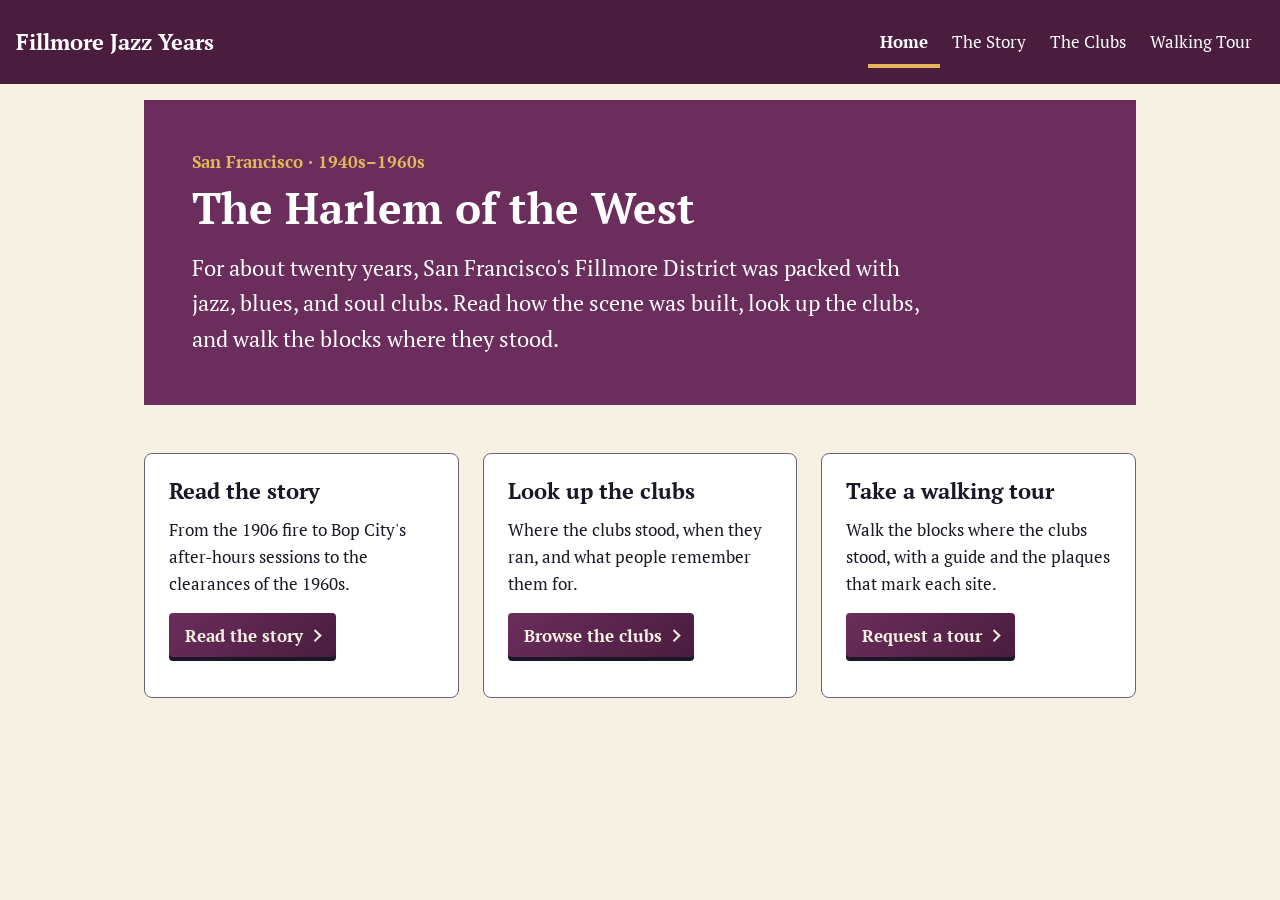
<file: index.html>
<!doctype html>
<html lang="en">
    <head>
        <meta charset="utf-8">
        <meta name="viewport" content="width=device-width,initial-scale=1">
        <title>Home | Fillmore Jazz Years</title>
        <meta name="description"
            content="The Fillmore District's jazz clubs, 1940s to 1960s.">
        <link rel="stylesheet" href="styles.css">
        <script src="navigation.js" defer></script>
    </head>
    <body>
    <a class="skip-link" href="#main">
        Skip to main content
    </a>
    <header class="site-header">
        <a class="brand" href="index.html">Fillmore Jazz Years</a>
        <nav aria-label="Primary navigation">
            <button
                class="menu-button"
                type="button"
                aria-controls="primary-nav"
                aria-expanded="false"
                hidden
            >
                Menu
            </button>
            <ul class="nav-list" id="primary-nav">
                <li><a href="index.html" aria-current="page">Home</a></li>
                <li><a href="story.html">The Story</a></li>
                <li><a href="clubs.html">The Clubs</a></li>
                <li><a href="tour.html">Walking Tour</a></li>
            </ul>
        </nav>
    </header>

    <main id="main">
        <header class="feature-header">
            <p class="eyebrow">
                San Francisco &middot; 1940s&ndash;1960s
            </p>
            <h1>The Harlem of the West</h1>
            <p class="lede">
                For about twenty years, San Francisco's 
                Fillmore District was packed with jazz,
                blues, and soul clubs. Read how the scene
                was built, look up the clubs, and walk the 
                blocks where they stood. 
            </p>
        </header>

        <div class="task-grid">
            <section class="card-outline">
                <h2>Read the story</h2>
                <p>
                    From the 1906 fire to Bop City's
                    after-hours sessions to the clearances 
                    of the 1960s. 
                </p>
                <p>
                    <a class="action" href="story.html">Read the story</a>
                </p>
            </section>

            <section class="card-outline">
                <h2>Look up the clubs</h2>
                <p>
                    Where the clubs stood, when they ran, 
                    and what people remember them for.
                </p>
                <p>
                    <a class="action" href="clubs.html">Browse the clubs</a>
                </p>
            </section>

            <section class="card-outline">
                <h2>Take a walking tour</h2>
                <p>
                    Walk the blocks where the clubs stood, 
                    with a guide and the plaques that mark
                    each site.
                </p>
                <p>
                    <a class="action" href="tour.html">Request a tour</a>
                </p>
            </section>
        </div>
    </main>
    </body>
</html>
</file>
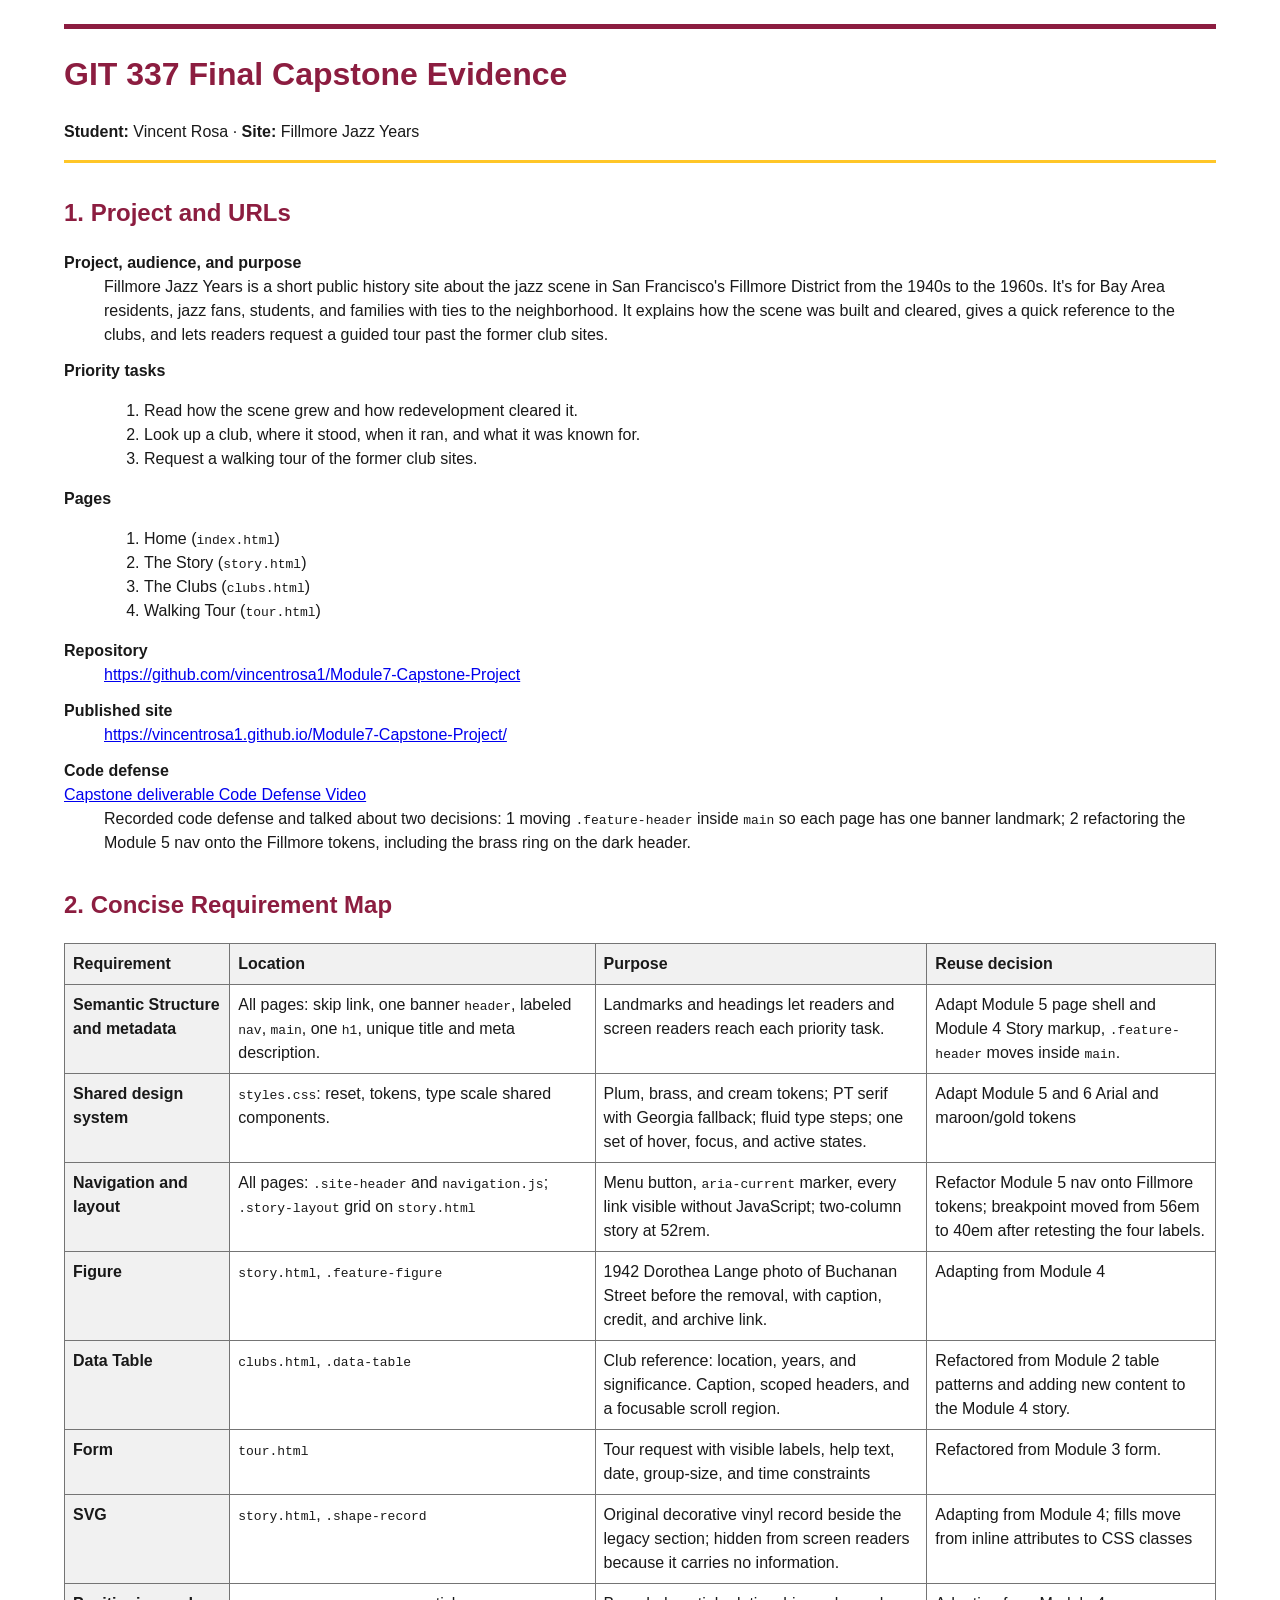
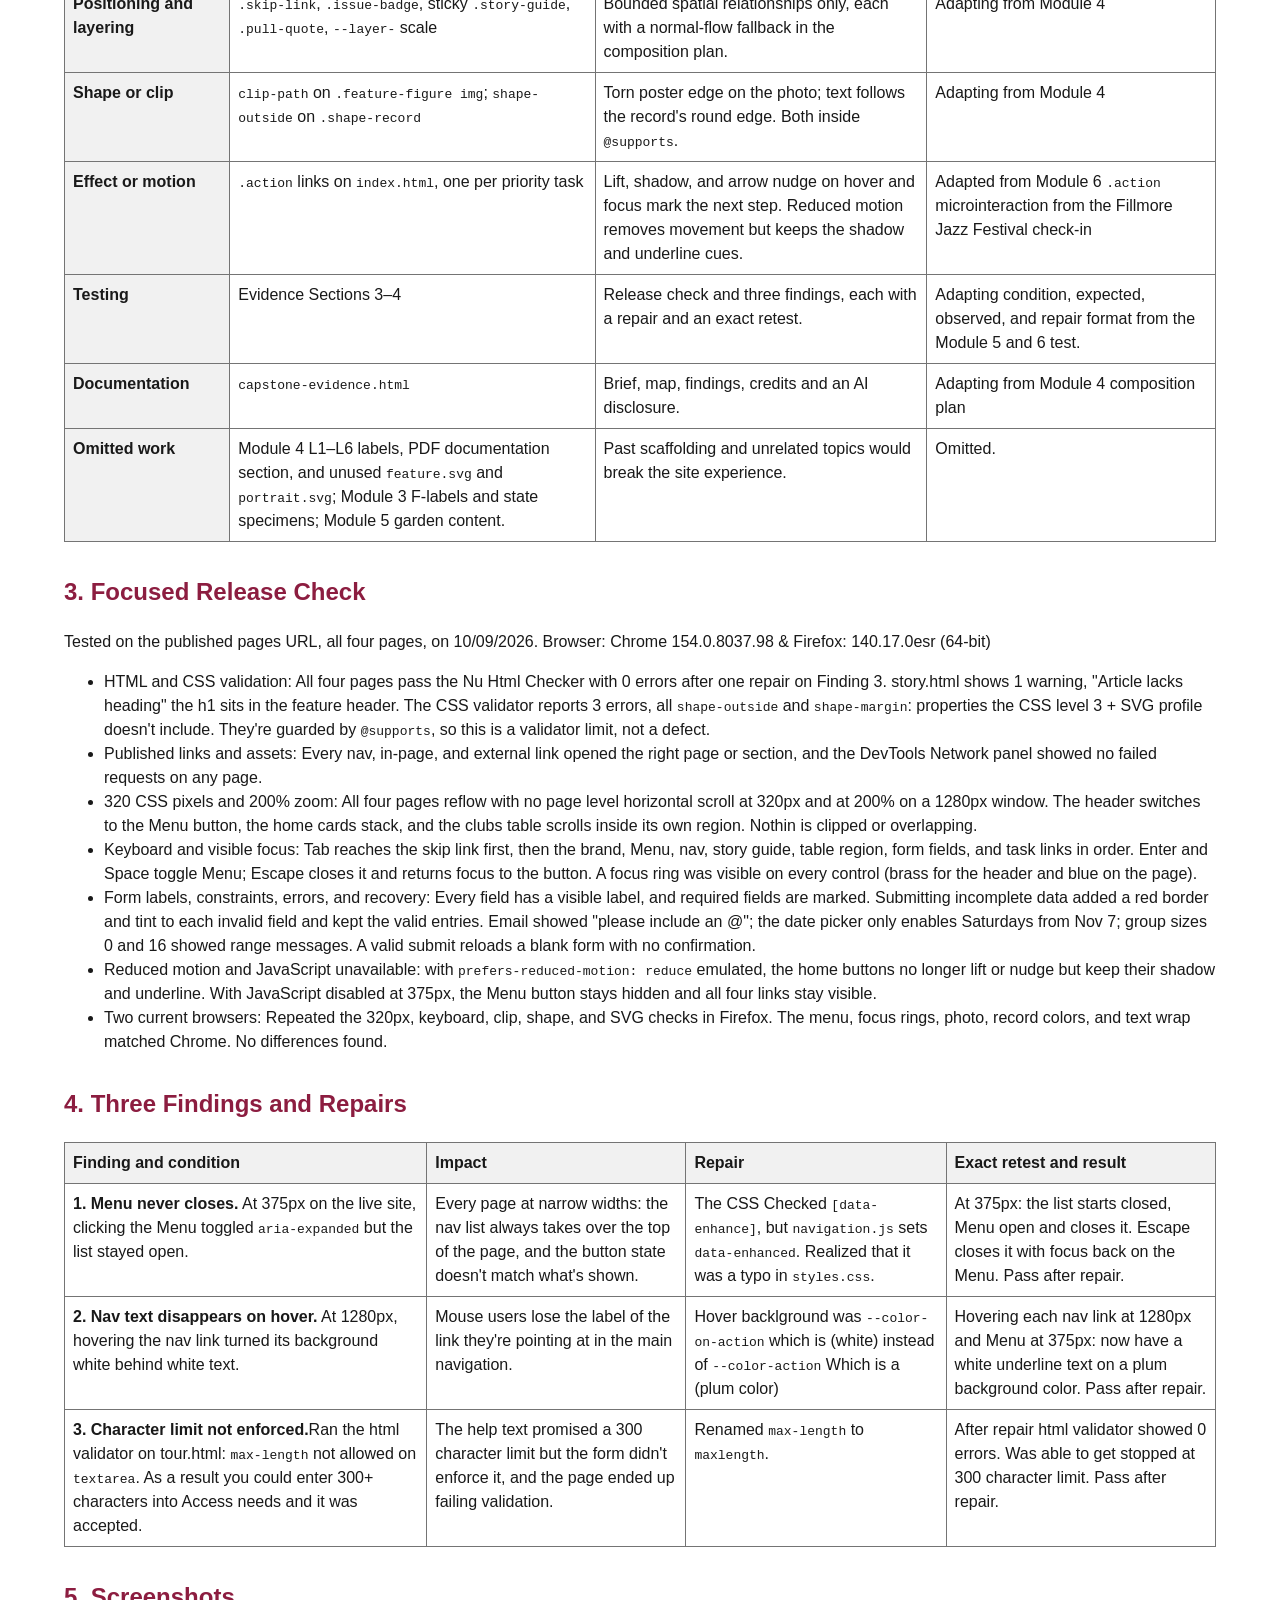
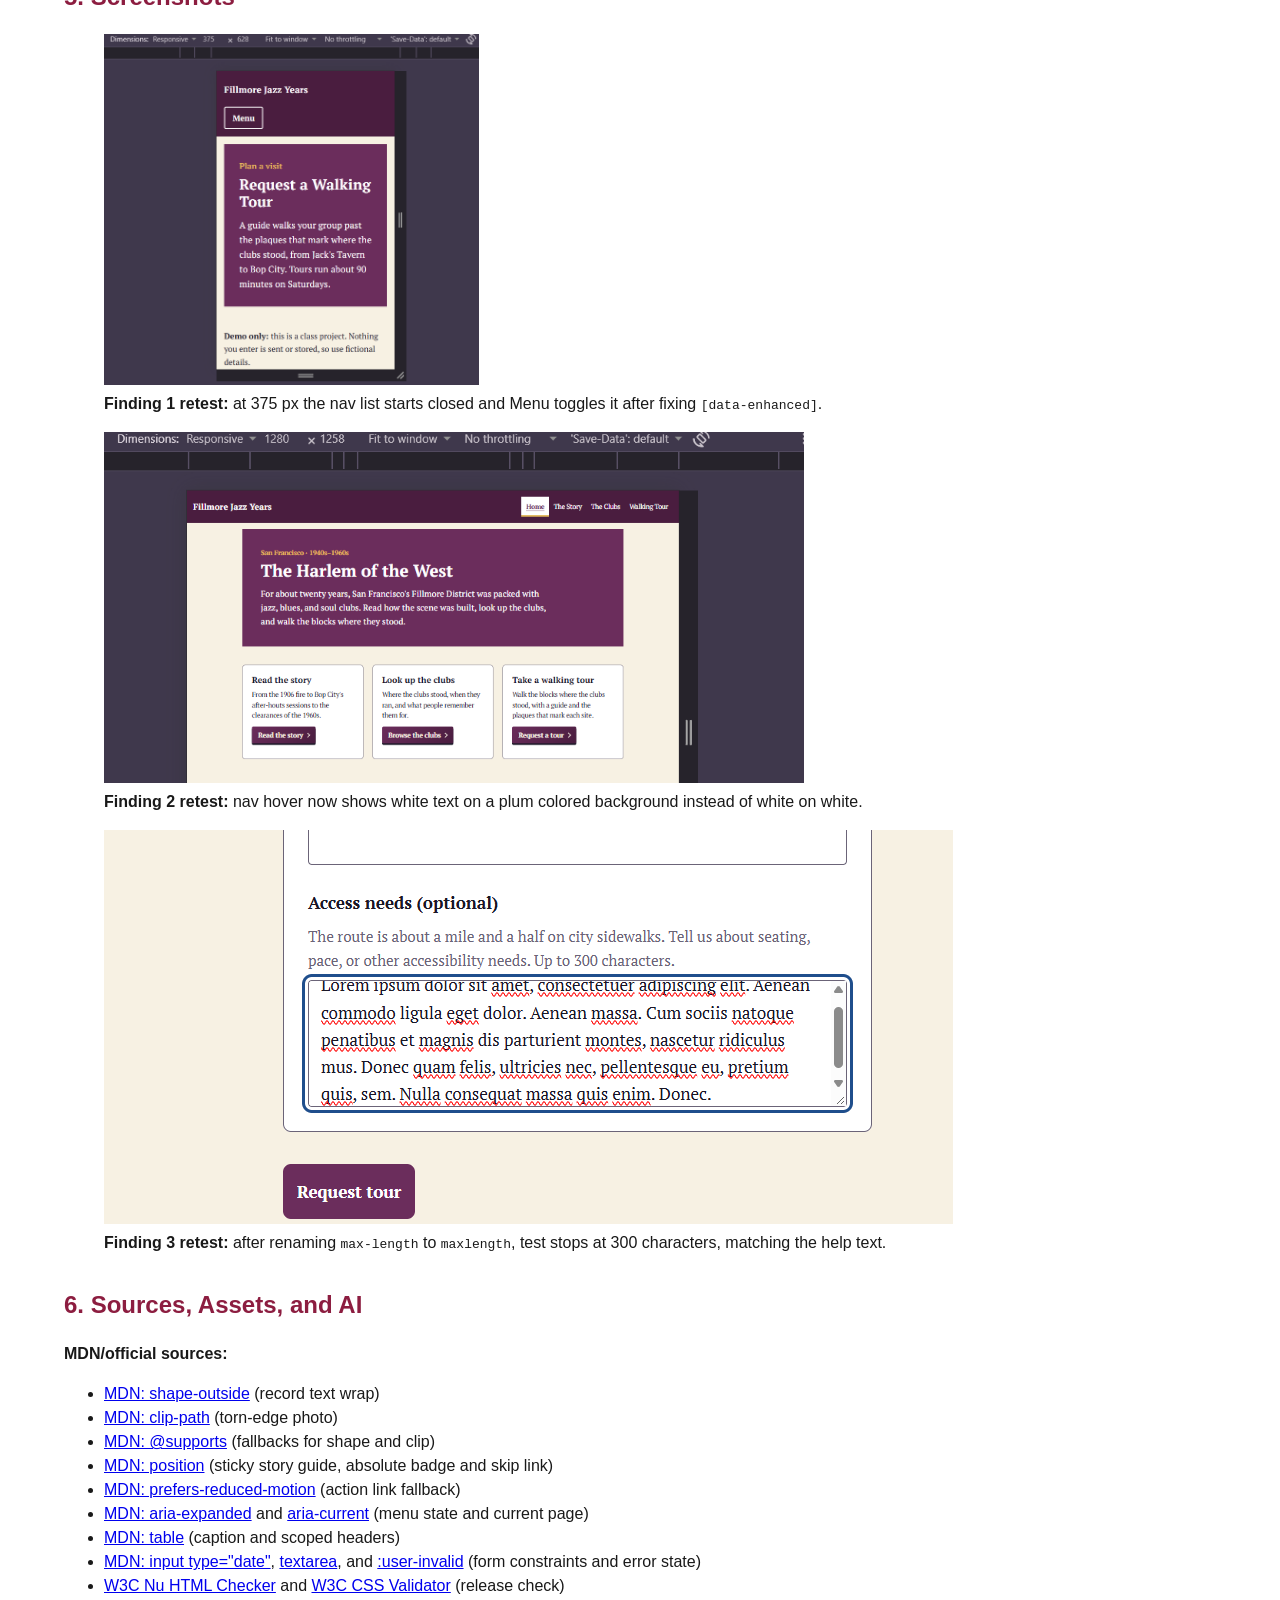
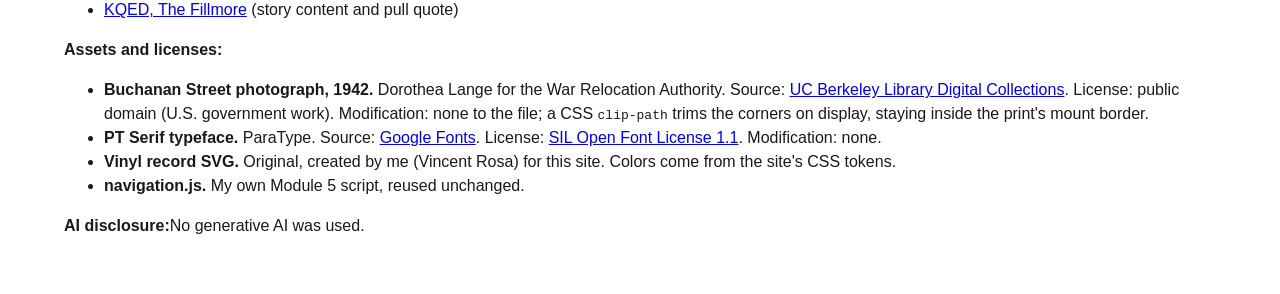
<file: capstone-evidence.html>
<!DOCTYPE html>
<html lang="en">
    <head>
        <meta charset="utf-8">
        <meta name="viewport" content="width=device-width,initial-scale=1">
        <title>GIT 337 Capstone Evidence</title><link rel="stylesheet" href="evidence.css">
    </head>
    <body>
        <header>
            <h1>GIT 337 Final Capstone Evidence</h1>
            <p>
                <strong>Student:</strong> Vincent Rosa
                &middot; <strong>Site:</strong> Fillmore Jazz Years
            </p>
        </header>
        <main>
            <section>
                <h2>1. Project and URLs</h2>
                <dl>
                    <dt>Project, audience, and purpose</dt>
                    <dd>Fillmore Jazz Years is a short public history 
                        site about the jazz scene in San Francisco's 
                        Fillmore District from the 1940s to the 1960s.
                        It's for Bay Area residents, jazz fans, students,
                        and families with ties to the neighborhood. It 
                        explains how the scene was built and cleared, gives
                        a quick reference to the clubs, and lets readers request 
                        a guided tour past the former club sites.
                    </dd>
                    <dt>Priority tasks</dt>
                    <dd>
                        <ol>
                            <li>Read how the scene grew and how redevelopment cleared it.</li>
                            <li>Look up a club, where it stood, when it ran, and what 
                                it was known for. 
                            </li>
                            <li>Request a walking tour of the former club sites.</li>
                        </ol>
                    </dd>
                    <dt>Pages</dt>
                    <dd>
                        <ol>
                            <li>Home (<code>index.html</code>)</li>
                            <li>The Story (<code>story.html</code>)</li>
                            <li>The Clubs (<code>clubs.html</code>)</li>
                            <li>Walking Tour (<code>tour.html</code>)</li>
                        </ol>
                    </dd>
                    <dt>Repository</dt>
                    <dd>
                        <a href="https://github.com/vincentrosa1/Module7-Capstone-Project">
                        https://github.com/vincentrosa1/Module7-Capstone-Project</a>
                    </dd>
                    <dt>Published site</dt>
                    <dd>
                        <a href="https://vincentrosa1.github.io/Module7-Capstone-Project/">
                            https://vincentrosa1.github.io/Module7-Capstone-Project/
                        </a>
                    </dd>
                    <dt>Code defense</dt>
                    <a href="https://youtu.be/--Y-U8Kv_Co?si=hv_bhmFzv1KJp69b">Capstone deliverable Code Defense Video</a>
                    <dd>Recorded code defense and talked about two decisions: 1 moving <code>.feature-header</code> inside
                    <code>main</code> so each page has one banner landmark; 2 refactoring the Module 5 nav onto the Fillmore tokens, including the brass ring
                     on the dark header.</dd>
                </dl>
            </section>
            <section>
                <h2>2. Concise Requirement Map</h2>
                <table>
                    <thead>
                        <tr>
                            <th scope="col">Requirement</th>
                            <th scope="col">Location</th>
                            <th scope="col">Purpose</th>
                            <th scope="col">Reuse decision</th>
                        </tr>
                    </thead>
                    <tbody>
                        <tr>
                            <th scope="row">Semantic Structure and metadata</th>
                            <td>All pages: skip link, one banner
                                <code>header</code>, labeled <code>nav</code>, <code>main</code>,
                                one <code>h1</code>, unique title and meta description.
                            </td>
                            <td>Landmarks and headings let readers and screen readers reach each
                                priority task.
                            </td>
                            <td>Adapt Module 5 page shell and Module 4 Story markup, 
                                <code>.feature-header</code> moves inside <code>main</code>.
                            </td>
                        </tr>

                        <tr>
                            <th scope="row">Shared design system</th>
                            <td><code>styles.css</code>: reset, tokens, type scale
                            shared components.</td>
                            <td>Plum, brass, and cream tokens; PT serif with Georgia fallback;
                                fluid type steps; one set of hover, focus, and active states.
                            </td>
                            <td>Adapt Module 5 and 6 Arial and maroon/gold tokens </td>
                        </tr>

                        <tr>
                            <th scope="row">Navigation and layout</th>
                            <td>All pages: 
                                <code>.site-header</code> and 
                                <code>navigation.js</code>;
                                <code>.story-layout</code> grid on
                                <code>story.html</code>
                            </td>
                            <td>Menu button, <code>aria-current</code> marker, every link visible
                            without JavaScript; two-column story at 52rem. </td>
                            <td>Refactor Module 5 nav onto Fillmore tokens; breakpoint moved from 56em
                                to 40em after retesting the four labels. 
                            </td>
                        </tr>

                        <tr>
                            <th scope="row">Figure</th>
                            <td><code>story.html</code>, 
                            <code>.feature-figure</code></td>
                            <td>1942 Dorothea Lange photo of 
                                Buchanan Street before the removal, with caption, credit, and archive link.
                            </td>
                            <td>Adapting from Module 4</td>
                        </tr>

                        <tr>
                            <th scope="row">Data Table</th>
                            <td><code>clubs.html</code>,
                            <code>.data-table</code></td>
                            <td>Club reference: location, years, and significance. Caption, 
                                scoped headers, and a focusable scroll region. 
                            </td>
                            <td>Refactored from Module 2 table patterns and adding new content 
                                to the Module 4 story. 
                            </td>
                        </tr>


                        <tr>
                            <th scope="row">Form</th>
                            <td><code>tour.html</code></td>
                            <td>Tour request with visible labels, help text, date, 
                                group-size, and time constraints
                            </td>
                            <td>Refactored from Module 3 form. </td>
                        </tr>

                        <tr>
                            <th scope="row">SVG</th>
                            <td><code>story.html</code>, 
                            <code>.shape-record</code></td>
                            <td>Original decorative vinyl record beside the legacy section; 
                                hidden from screen readers because it carries no information.
                            </td>
                            <td>Adapting from Module 4; fills move from inline attributes to CSS classes</td>
                        </tr>


                        <tr>
                            <th scope="row">Positioning and layering</th>
                            <td><code>.skip-link</code>, 
                            <code>.issue-badge</code>, sticky
                            <code>.story-guide</code>, 
                            <code>.pull-quote</code>, 
                            <code>--layer-</code> scale</td>
                            <td>Bounded spatial relationships only, each with a normal-flow 
                                fallback in the composition plan.
                            </td>
                            <td>Adapting from Module 4</td>
                        </tr>

                        <tr>
                            <th scope="row">Shape or clip</th>
                            <td><code>clip-path</code> on
                            <code>.feature-figure img</code>; 
                            <code>shape-outside</code> on
                            <code>.shape-record</code></td>
                            <td>Torn poster edge on the photo;
                                text follows the record's round edge. 
                                Both inside <code>@supports</code>. 
                            </td>
                            <td>Adapting from Module 4</td>
                        </tr>


                        <tr>
                            <th scope="row">Effect or motion</th>
                            <td><code>.action</code> links on 
                            <code>index.html</code>, one per priority task</td>
                            <td>Lift, shadow, and arrow nudge on hover and focus
                                mark the next step. Reduced motion removes movement
                                but keeps the shadow and underline cues.
                            </td>
                            <td>Adapted from Module 6 <code>.action</code> microinteraction
                            from the Fillmore Jazz Festival check-in </td>
                        </tr>

                        <tr>
                            <th scope="row">Testing</th>
                            <td>Evidence Sections 3&ndash;4</td>
                            <td>Release check and three findings, each with a 
                                repair and an exact retest.
                            </td>
                            <td>Adapting condition, expected, observed, and repair 
                                format from the Module 5 and 6 test.
                            </td>
                        </tr>


                        <tr>
                            <th scope="row">Documentation</th>
                            <td><code>capstone-evidence.html</code></td>
                            <td>Brief, map, findings, credits and an AI disclosure.</td>
                            <td>Adapting from Module 4 composition plan</td>
                        </tr>

                        <tr>
                            <th scope="row">Omitted work</th>
                            <td>Module 4 L1&ndash;L6 labels, PDF documentation section, 
                                and unused <code>feature.svg</code> and <code>portrait.svg</code>;
                                Module 3 F-labels and state specimens; Module 5 garden content.
                            </td>
                            <td>Past scaffolding and unrelated topics would break the site experience.</td>
                            <td>Omitted.</td>
                        </tr>
                    </tbody>
                </table>
            </section>
            <section>
                <h2>3. Focused Release Check</h2>

                <p>
                    Tested on the published pages URL, all four pages, on 
                    10/09/2026. Browser: Chrome 154.0.8037.98 & Firefox: 140.17.0esr (64-bit)
                </p>

                <ul>
                    <li>HTML and CSS validation: All four pages pass the Nu Html Checker
                        with 0 errors after one repair on Finding 3. story.html shows 1 warning,
                        "Article lacks heading" the h1 sits in the feature header. The CSS validator
                        reports 3 errors, all <code>shape-outside</code> and <code>shape-margin</code>: 
                        properties the CSS level 3 + SVG profile doesn't include. They're guarded by 
                        <code>@supports</code>, so this is a validator limit, not a defect.
                    </li>
                    <li>Published links and assets: Every nav, in-page, and external link
                        opened the right page or section, and the DevTools Network panel 
                        showed no failed requests on any page. 
                    </li>
                    <li>320 CSS pixels and 200% zoom: All four pages reflow with no page level 
                        horizontal scroll at 320px and at 200% on a 1280px window. The header switches
                        to the Menu button, the home cards stack, and the clubs table scrolls inside its 
                        own region. Nothin is clipped or overlapping.
                    </li>
                    <li>Keyboard and visible focus: Tab reaches the skip link first, then the brand, 
                        Menu, nav, story guide, table region, form fields, and task links in order.
                        Enter and Space toggle Menu; Escape closes it and returns focus to the button. 
                        A focus ring was visible on every control (brass for the header and blue on the page).
                    </li>
                    <li>Form labels, constraints, errors, and recovery: Every field has a visible label, and required 
                        fields are marked. Submitting incomplete data added a red border and tint to each invalid field
                        and kept the valid entries. Email showed "please include an @"; the date picker only enables Saturdays from Nov 7;
                        group sizes 0 and 16 showed range messages. A valid submit reloads a blank form with no confirmation. 
                    </li>
                    <li>Reduced motion and JavaScript unavailable: with <code>prefers-reduced-motion: reduce</code> emulated, 
                    the home buttons no longer lift or nudge but keep their shadow and underline. With JavaScript disabled at 
                375px, the Menu button stays hidden and all four links stay visible. </li>
                    <li>Two current browsers: Repeated the 320px, keyboard, clip, shape, and SVG checks in Firefox. The menu, focus rings, 
                        photo, record colors, and text wrap matched Chrome. No differences found.
                    </li>
                </ul>
            </section>
            <section>
                <h2>4. Three Findings and Repairs</h2>
                <table>
                    <thead>
                        <tr>
                            <th scope="col">Finding and condition</th>
                            <th scope="col">Impact</th>
                            <th scope="col">Repair</th>
                            <th scope="col">Exact retest and result</th>
                        </tr>
                    </thead>
                    <tbody>
                        <tr>
                            <td><strong>1. Menu never closes.</strong>
                            At 375px on the live site, clicking the Menu
                            toggled <code>aria-expanded</code> but the list
                            stayed open.</td>
                            <td>Every page at narrow widths: the nav list
                                always takes over the top of the page, and 
                                the button state doesn't match what's shown. 
                            </td>
                            <td>The CSS Checked <code>[data-enhance]</code>, but
                            <code>navigation.js</code> sets <code>data-enhanced</code>.
                            Realized that it was a typo in <code>styles.css</code>.</td>
                            <td>At 375px: the list starts closed, Menu open and closes it. 
                                Escape closes it with focus back on the Menu. Pass after repair. 
                            </td>
                        </tr>

                        <tr>
                            <td><strong>2. Nav text disappears on hover.</strong>
                            At 1280px, hovering the nav link turned its background 
                            white behind white text.</td>
                            <td>Mouse users lose the label of the link they're pointing
                                at in the main navigation.
                            </td>
                            <td>Hover backlground was <code>--color-on-action</code> which is (white)
                            instead of <code>--color-action</code> Which is a (plum color)</td>
                            <td>Hovering each nav link at 1280px and Menu at 375px: now have a white underline
                                text on a plum background color. Pass after repair. 
                            </td>
                        </tr>

                        <tr>
                            <td><strong>3. Character limit not enforced.</strong>Ran the html validator
                            on tour.html: <code>max-length</code> not allowed on <code>textarea</code>. As a 
                            result you could enter 300+ characters into Access needs and it was accepted. </td>
                            <td>The help text promised a 300 character limit but the form didn't enforce it, and the
                                page ended up failing validation. 
                            </td>
                            <td>Renamed <code>max-length</code> to <code>maxlength</code>. </td>
                            <td>After repair html validator showed 0 errors. Was able to get stopped at 300 
                                character limit. Pass after repair. 
                            </td>
                        </tr>
                    </tbody>
                </table>
            </section>
            <section>
                <h2>5. Screenshots</h2>
                <figure>
                    <img src="images/finding-1-menu.png"
                    alt="At 375px, the Menu button with the nav list
                    closed after the selector repair. "
                    width="375">
                    <figcaption>
                        <strong>Finding 1 retest:</strong> at 375 px the nav list starts closed and Menu
                        toggles it after fixing <code>[data-enhanced]</code>.
                    </figcaption>
                </figure>

                <figure>
                    <img src="images/finding-2-hover.png"
                    alt="Desktop header with a hovered nav link showing
                    white underlined text on a plum background."
                    width="700">
                    <figcaption>
                        <strong>Finding 2 retest:</strong> nav hover now shows white text on a plum 
                        colored background instead of white on white. 
                    </figcaption>
                </figure>

                <figure>
                    <img src="images/finding-3-maxlength.png"
                    alt="Access needs textarea filled with pasted placeholder 
                    text that stops at the 300 character limit.">
                    <figcaption>
                        <strong>Finding 3 retest: </strong> after renaming <code>max-length</code>
                        to <code>maxlength</code>, test stops at 300 characters, matching the help text. 
                    </figcaption>
                </figure>
            </section>
            <section>
                <h2>6. Sources, Assets, and AI</h2>
                <p><strong>MDN/official sources:</strong></p>
                <ul>
                    <li><a href="https://developer.mozilla.org/en-US/docs/Web/CSS/shape-outside">MDN: shape-outside</a>
                        (record text wrap)</li>
                    <li><a href="https://developer.mozilla.org/en-US/docs/Web/CSS/clip-path">MDN: clip-path</a>
                        (torn-edge photo)</li>
                    <li><a href="https://developer.mozilla.org/en-US/docs/Web/CSS/@supports">MDN: @supports</a>
                        (fallbacks for shape and clip)</li>
                    <li><a href="https://developer.mozilla.org/en-US/docs/Web/CSS/position">MDN: position</a>
                        (sticky story guide, absolute badge and skip link)</li>
                    <li><a href="https://developer.mozilla.org/en-US/docs/Web/CSS/@media/prefers-reduced-motion">MDN: prefers-reduced-motion</a>
                        (action link fallback)</li>
                    <li><a href="https://developer.mozilla.org/en-US/docs/Web/Accessibility/ARIA/Attributes/aria-expanded">MDN: aria-expanded</a>
                        and
                        <a href="https://developer.mozilla.org/en-US/docs/Web/Accessibility/ARIA/Attributes/aria-current">aria-current</a>
                        (menu state and current page)</li>
                    <li><a href="https://developer.mozilla.org/en-US/docs/Web/HTML/Element/table">MDN: table</a>
                        (caption and scoped headers)</li>
                    <li><a href="https://developer.mozilla.org/en-US/docs/Web/HTML/Element/input/date">MDN: input type="date"</a>,
                        <a href="https://developer.mozilla.org/en-US/docs/Web/HTML/Element/textarea">textarea</a>,
                        and
                        <a href="https://developer.mozilla.org/en-US/docs/Web/CSS/:user-invalid">:user-invalid</a>
                        (form constraints and error state)</li>
                    <li><a href="https://validator.w3.org/nu/">W3C Nu HTML Checker</a>
                        and
                        <a href="https://jigsaw.w3.org/css-validator/">W3C CSS Validator</a>
                        (release check)</li>
                    <li><a href="https://www.pbs.org/kqed/fillmore/learning/music/swing.html">KQED, The Fillmore</a>
                        (story content and pull quote)</li>
                </ul>                
                <p><strong>Assets and licenses:</strong></p>
<ul>
                    <li><strong>Buchanan Street photograph, 1942.</strong>
                        Dorothea Lange for the War Relocation Authority.
                        Source:
                        <a href="https://digicoll.lib.berkeley.edu/record/110904">UC Berkeley Library Digital Collections</a>.
                        License: public domain (U.S. government work).
                        Modification: none to the file; a CSS
                        <code>clip-path</code> trims the corners on
                        display, staying inside the print's mount border.</li>
                    <li><strong>PT Serif typeface.</strong> ParaType.
                        Source:
                        <a href="https://fonts.google.com/specimen/PT+Serif">Google Fonts</a>.
                        License:
                        <a href="https://openfontlicense.org/">SIL Open Font License 1.1</a>.
                        Modification: none.</li>
                    <li><strong>Vinyl record SVG.</strong> Original,
                        created by me (Vincent Rosa) for this site. Colors come
                        from the site's CSS tokens.</li>
                    <li><strong>navigation.js.</strong> My own Module 5
                        script, reused unchanged.</li>
                </ul>
                <p><strong>AI disclosure:</strong>No generative AI was used. </p>
            </section>
        </main>
    </body>
</html>
</file>
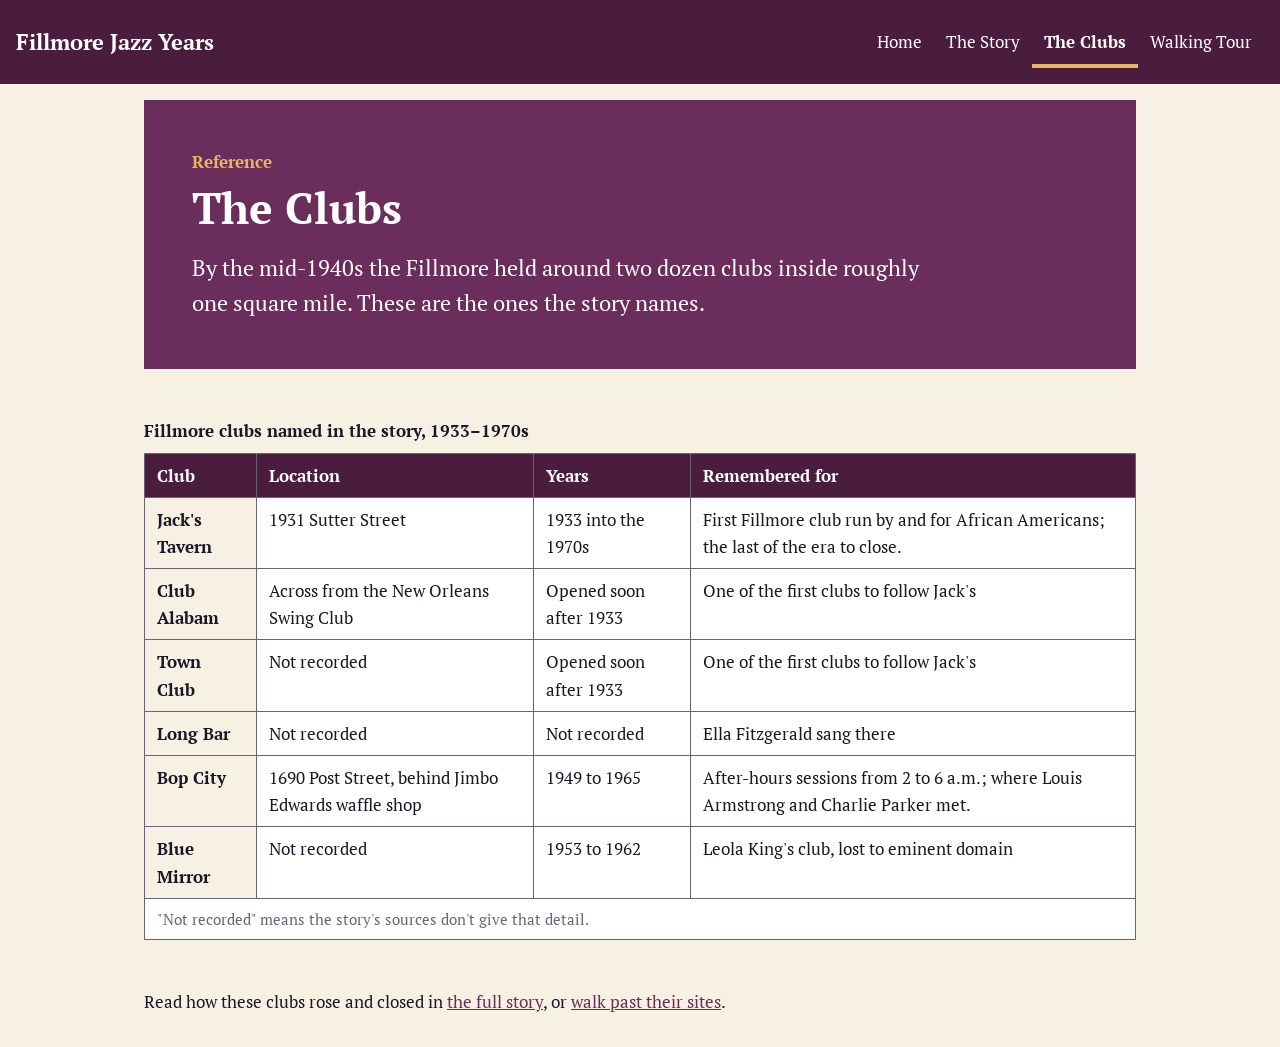
<file: clubs.html>
<!doctype html>
<html lang="en">
    <head>
        <meta charset="utf-8">
        <meta name="viewport" content="width=device-width,initial-scale=1">
        <title>The Clubs | Fillmore Jazz Years</title>
        <meta name="description"
            content="Where the Fillmore's jazz clubs stood and when they ran.">
        <link rel="stylesheet" href="styles.css">
        <script src="navigation.js" defer></script>
    </head>
    <body>
        <a class="skip-link" href="#main">
            Skip to main content
        </a>
        <header class="site-header">
            <a class="brand" href="index.html">Fillmore Jazz Years</a>
            <nav aria-label="Primary navigation">
                <button
                    class="menu-button"
                    type="button"
                    aria-controls="primary-nav"
                    aria-expanded="false"
                    hidden
                >
                    Menu
                </button>
                <ul class="nav-list" id="primary-nav">
                    <li><a href="index.html">Home</a></li>
                    <li><a href="story.html">The Story</a></li>
                    <li><a href="clubs.html" aria-current="page">The Clubs</a></li>
                    <li><a href="tour.html">Walking Tour</a></li>
                </ul>
            </nav>
        </header>
        <main id="main">
            <header class="feature-header">
                <p class="eyebrow">Reference</p>
                <h1>The Clubs</h1>
                <p class="lede">
                    By the mid-1940s the Fillmore held around two dozen clubs inside 
                    roughly one square mile. These are the ones the story names.
                </p>
            </header>

        <div class="table-region" role="region"
            aria-labelledby="clubs-caption" tabindex="0">
            <table class="data-table">
                <caption id="clubs-caption">
                    Fillmore clubs named in the story,
                    1933&ndash;1970s
                </caption>
                <thead>
                    <tr>
                        <th scope="col">Club</th>
                        <th scope="col">Location</th>
                        <th scope="col">Years</th>
                        <th scope="col">Remembered for</th>
                    </tr>
                </thead>

                <tbody>
                    <tr>
                        <th scope="row">Jack's Tavern</th>
                        <td>1931 Sutter Street</td>
                        <td>1933 into the 1970s</td>
                        <td>First Fillmore club run by and 
                            for African Americans; the last
                            of the era to close.
                        </td>
                    </tr>

                    <tr>
                        <th scope="row">Club Alabam</th>
                        <td>Across from the New Orleans Swing Club</td>
                        <td>Opened soon after 1933</td>
                        <td>One of the first clubs to follow Jack's</td>
                    </tr>                    

                    <tr>
                        <th scope="row">Town Club</th>
                        <td>Not recorded</td>
                        <td>Opened soon after 1933</td>
                        <td>One of the first clubs to follow Jack's</td>
                    </tr>

                    
                    <tr>
                        <th scope="row">Long Bar</th>
                        <td>Not recorded</td>
                        <td>Not recorded</td>
                        <td>Ella Fitzgerald sang there</td>
                    </tr>

                    <tr>
                        <th scope="row">Bop City</th>
                        <td>1690 Post Street, behind Jimbo
                            Edwards waffle shop
                        </td>
                        <td>1949 to 1965</td>
                        <td>After-hours sessions from 2 to 6 a.m.; 
                            where Louis Armstrong and Charlie Parker met.
                        </td>
                    </tr>                    


                    <tr>
                        <th scope="row">Blue Mirror </th>
                        <td>Not recorded</td>
                        <td>1953 to 1962</td>
                        <td>Leola King's club, lost to
                            eminent domain
                        </td>
                    </tr>                    
                </tbody>
                <tfoot>
                    <tr>
                        <td colspan="4">
                            "Not recorded" means the story's
                            sources don't give that detail.
                        </td>
                    </tr>
                </tfoot>
            </table>
        </div>

        <p>
            Read how these clubs rose and closed in 
            <a href="story.html">the full story</a>, or
            <a href="tour.html"> walk past their sites</a>.
        </p>
    </main>
    </body>
</html>
</file>
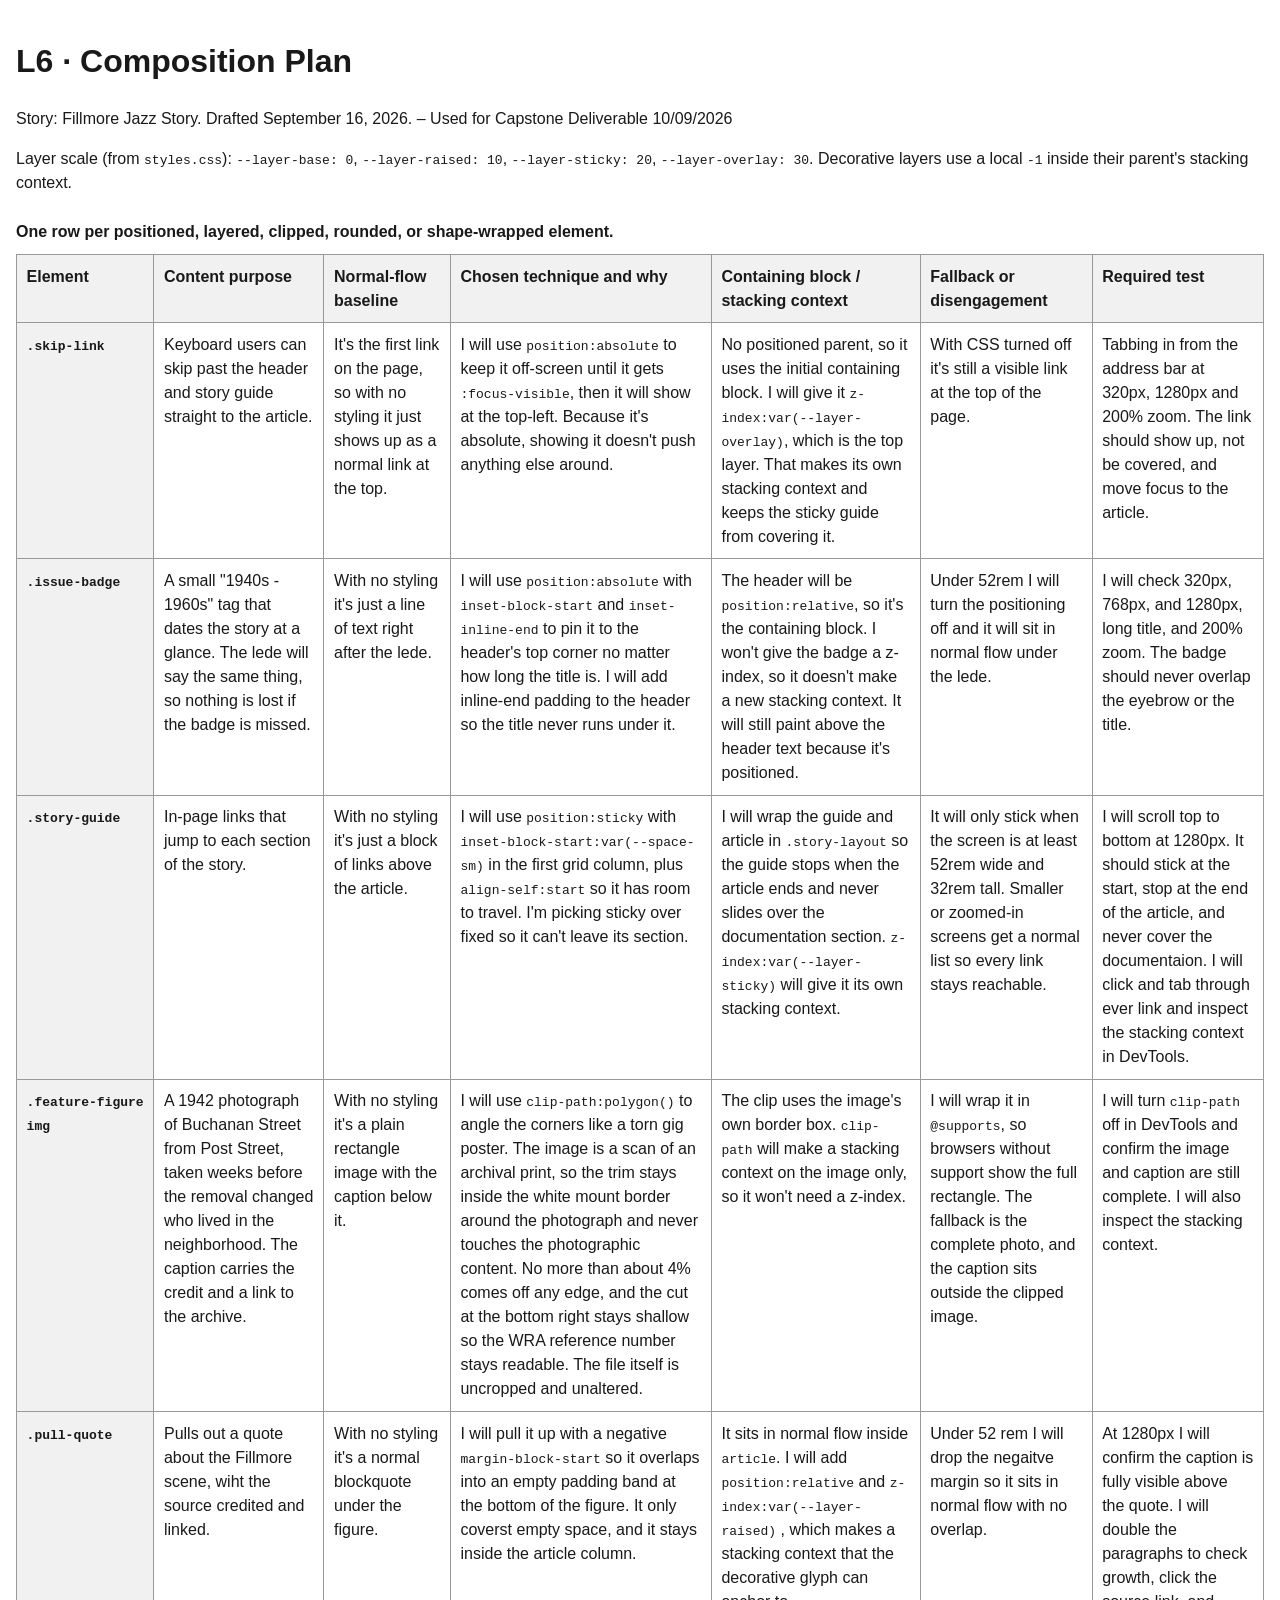
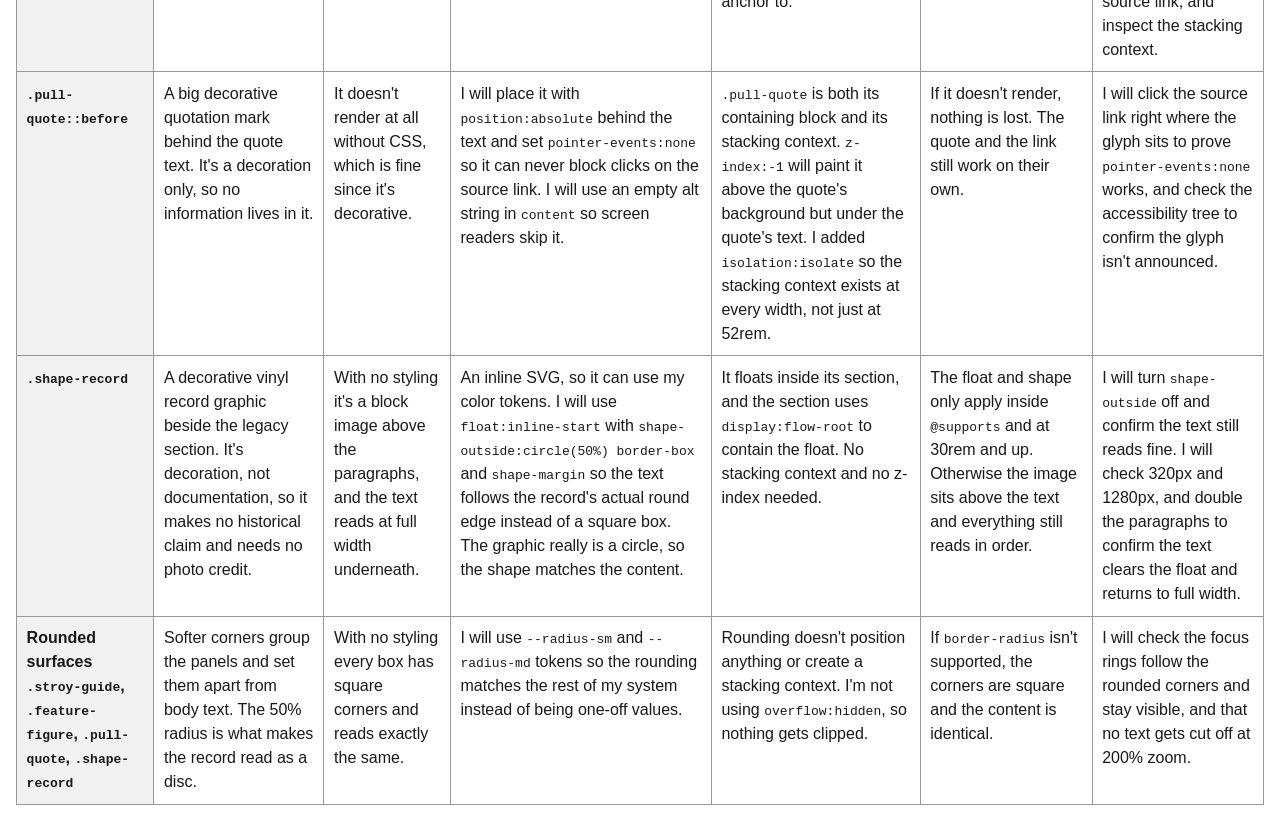
<file: composition-plan.html>
<!doctype html>
<html lang="en">
    <head>
        <meta charset="utf-8">
        <meta name="viewport" content="width=device-width,initial-scale=1">
        <title>Composition Plan - Fillmore Jazz Story</title>
        <style>
            body{
                font-family:Arial,sans-serif;
                line-height:1.5;
                max-width:90rem;
                margin:auto;
                padding:1rem;
                color:#191919;
                }

                .table-wrap {
                    overflow-x: auto;
                }

            table{
                width:100%;
                min-width: 60rem;
                border-collapse:collapse;
                }

                caption {
                    padding-block: 0.6rem;
                    text-align: left;
                    font-weight: 700;
                }

            th,td{
                padding:.6rem;
                border:1px solid #999;
                text-align:left;
                vertical-align:top;
                }
            th{
                background:#f1f1f1;
                }
        </style>
        </head>
        <body>
            <h1>L6 · Composition Plan</h1>
            <p> Story: Fillmore Jazz Story. Drafted September 16, 2026. &ndash; Used for Capstone Deliverable 10/09/2026 </p>
            <p>Layer scale (from <code>styles.css</code>):
                <code>--layer-base: 0</code>,
                <code>--layer-raised: 10</code>,
                <code>--layer-sticky: 20</code>,
                <code>--layer-overlay: 30</code>.
                Decorative layers use a local <code>-1</code> inside their parent's stacking context.
            
            </p>
            <div class="table-wrap">
            <table>
                <caption>
                    One row per positioned, layered, clipped, rounded, or shape-wrapped element. 
                </caption>
                <thead>
                    <tr>
                        <th scope="col">Element</th>
                        <th scope="col">Content purpose</th>
                        <th scope="col">Normal-flow baseline</th>
                        <th scope="col">Chosen technique and why</th>
                        <th scope="col">Containing block / stacking context</th>
                        <th scope="col">Fallback or disengagement</th>
                        <th scope="col">Required test</th>
                    </tr>
                </thead>
                <tbody>
                    <tr>
                        <th scope="row">
                            <code>.skip-link</code>
                        </th>
                        
                        <td>Keyboard users can skip past the header and story guide straight to the article. </td>
                        
                        <td>It's the first link on the page, so with no styling it just shows up as a normal link at the top.</td>
                        
                        <td>I will use <code>position:absolute</code> to keep it off-screen until it 
                            gets <code>:focus-visible</code>, then it will show at the top-left. 
                            Because it's absolute, showing it doesn't push anything else around.
                        </td>
                        
                        <td>No positioned parent, so it uses the initial containing block. I will give it 
                            <code>z-index:var(--layer-overlay)</code>, which is the top layer. That makes its own stacking
                            context and keeps the sticky guide from covering it. 
                        </td>              
                        
                        <td>With CSS turned off it's still a visible link at the top of the page. </td>
                        
                        <td>Tabbing in from the address bar at 320px, 1280px and 200% zoom. The link should show up, 
                            not be covered, and move focus to the article.
                        </td>
                    </tr>

                    <tr>
                        <th scope="row">
                            <code>.issue-badge</code>
                        </th>

                        <td>
                            A small "1940s - 1960s" tag that dates the story at a glance. The lede will say the same thing, 
                            so nothing is lost if the badge is missed. 
                        </td>

                        <td>
                            With no styling it's just a line of text right after the lede. 
                        </td>

                        <td>
                            I will use <code>position:absolute</code> with <code>inset-block-start</code> and <code>inset-inline-end</code>
                             to pin it to the header's top corner no matter how long the title is. I will add inline-end padding to the 
                             header so the title never runs under it.
                        </td>

                        <td>
                            The header will be <code>position:relative</code>, so it's the containing block. I won't give the badge a z-index,
                             so it doesn't make a new stacking context. It will still paint above the header text because it's positioned. 
                        </td>

                        <td>
                            Under 52rem I will turn the positioning off and it will sit in normal flow under the lede. 
                        </td>

                        <td>
                            I will check 320px, 768px, and 1280px, long title, and 200% zoom. The badge should never overlap the eyebrow or 
                            the title.
                        </td>
                    </tr>

                    <tr>
                        <th scope="row">
                            <code>.story-guide</code>
                        </th>

                        <td>
                            In-page links that jump to each section of the story. 
                        </td>

                        <td>
                            With no styling it's just a block of links above the article. 
                        </td>

                        <td>
                            I will use <code>position:sticky</code> with <code>inset-block-start:var(--space-sm)</code> in the first grid column,
                             plus <code>align-self:start</code> so it has room to travel. I'm picking sticky over fixed so it can't leave its section. 
                        </td>

                        <td>
                            I will wrap the guide and article in <code>.story-layout</code> so the guide stops when the article ends and never slides
                            over the documentation section. <code>z-index:var(--layer-sticky)</code> will give it its own stacking context.
                        </td>

                        <td>
                            It will only stick when the screen is at least 52rem wide and 32rem tall. Smaller or zoomed-in screens get a normal list
                            so every link stays reachable.
                        </td>

                        <td>
                            I will scroll top to bottom at 1280px. It should stick at the start, stop at the end of the article, and never cover the 
                            documentaion. I will click and tab through ever link and inspect the stacking context in DevTools.
                        </td>
                    </tr>

                    <tr>
                        <th scope="row">
                            <code>.feature-figure img</code>
                        </th>

                        <td>
                            A 1942 photograph of Buchanan Street from Post Street, taken weeks before the removal changed who lived in the neighborhood.
                            The caption carries the credit and a link to the archive.
                        </td>

                        <td>
                            With no styling it's a plain rectangle image with the caption below it.
                        </td>

                        <td>
                            I will use <code>clip-path:polygon()</code> to angle the corners like a torn gig poster. The image is a scan of an archival print, so the
                            trim stays inside the white mount border around the photograph and never touches the photographic content. No more than about 4% comes off
                            any edge, and the cut at the bottom right stays shallow so the WRA reference number stays readable. The file itself is uncropped and
                            unaltered.
                        </td>

                        <td>
                            The clip uses the image's own border box. <code>clip-path</code> will make a stacking context on the image only, so it won't
                            need a z-index.
                        </td>

                        <td>
                            I will wrap it in <code>@supports</code>, so browsers without support show the full rectangle. The fallback is the complete photo,
                            and the caption sits outside the clipped image.
                        </td>

                        <td>
                            I will turn <code>clip-path</code> off in DevTools and confirm the image and caption are still complete. I will also inspect the stacking context.
                        </td>
                    </tr>

                    <tr>
                        <th scope="row">
                            <code>.pull-quote</code>
                        </th>

                        <td>
                            Pulls out a quote about the Fillmore scene, wiht the source credited and linked.
                        </td>

                        <td>
                            With no styling it's a normal blockquote under the figure.
                        </td>

                        <td>
                            I will pull it up with a negative <code>margin-block-start</code> so it overlaps into an empty padding band at the bottom
                            of the figure. It only coverst empty space, and it stays inside the article column. 
                        </td>

                        <td>
                            It sits in normal flow inside <code>article</code>. I will add <code>position:relative</code> and <code>z-index:var(--layer-raised)</code>
                            , which makes a stacking context that the decorative glyph can anchor to.
                        </td>

                        <td>
                            Under 52 rem I will drop the negaitve margin so it sits in normal flow with no overlap. 
                        </td>

                        <td>
                            At 1280px I will confirm the caption is fully visible above the quote. I will double the paragraphs to check growth, click the source link,
                            and inspect the stacking context.
                        </td>
                    </tr>

                    <tr>
                        <th scope="row">
                            <code>.pull-quote::before</code>
                        </th>

                        <td>
                            A big decorative quotation mark behind the quote text. It's a decoration only, so no information lives in it. 
                        </td>

                        <td>
                            It doesn't render at all without CSS, which is fine since it's decorative.
                        </td>

                        <td>
                            I will place it with <code>position:absolute</code> behind the text and set <code>pointer-events:none</code> so 
                            it can never block clicks on the source link. I will use an empty alt string in <code>content</code> so screen readers skip it.
                        </td>

                        <td>
                            <code>.pull-quote</code> is both its containing block and its stacking context. <code>z-index:-1</code> will paint it above the quote's
                            background but under the quote's text. I added <code>isolation:isolate</code> so the stacking context exists at every width, not just at 
                            52rem.
                        </td>

                        <td>
                            If it doesn't render, nothing is lost. The quote and the link still work on their own.
                        </td>

                        <td>
                            I will click the source link right where the glyph sits to prove <code>pointer-events:none</code> works, and check
                            the accessibility tree to confirm the glyph isn't announced.
                        </td>
                    </tr>

                    <tr>
                        <th scope="row">
                            <code>.shape-record</code>
                        </th>

                        <td>
                            A decorative vinyl record graphic beside the legacy section. It's decoration, not documentation,
                            so it makes no historical claim and needs no photo credit. 
                        </td>

                        <td>
                            With no styling it's a block image above the paragraphs, and the text reads at full width underneath.
                        </td>

                        <td>
                            An inline SVG, so it can use my color tokens. I will use <code>float:inline-start</code> with
                            <code>shape-outside:circle(50%) border-box</code> and <code>shape-margin</code> so the text follows the record's actual round
                            edge instead of a square box. The graphic really is a circle, so the shape matches the content.  
                        </td>

                        <td>
                            It floats inside its section, and the section uses <code>display:flow-root</code> to contain the float. No stacking context
                             and no z-index needed.
                        </td>

                        <td>
                            The float and shape only apply inside <code>@supports</code> and at 30rem and up. Otherwise the image sits above the text 
                            and everything still reads in order.
                        </td>

                        <td>
                            I will turn <code>shape-outside</code> off and confirm the text still reads fine. I will check 320px and 1280px, and double the
                            paragraphs to confirm the text clears the float and returns to full width. 
                        </td>
                    </tr>

                    <tr>
                        <th scope="row">
                            Rounded surfaces
                            <code>.stroy-guide</code>,
                            <code>.feature-figure</code>,
                            <code>.pull-quote</code>,
                            <code>.shape-record</code>
                        </th>

                        <td>
                            Softer corners group the panels and set them apart from body text. The 50% radius is what makes the record read as a disc.
                        </td>

                        <td>
                            With no styling every box has square corners and reads exactly the same.
                        </td>
                        
                        <td>
                            I will use <code>--radius-sm</code> and <code>--radius-md</code> tokens so the rounding matches the rest of my system instead of being 
                            one-off values.
                        </td>

                        <td>
                            Rounding doesn't position anything or create a stacking context. I'm not using <code>overflow:hidden</code>, so nothing gets clipped.
                        </td>
                        
                        <td>
                            If <code>border-radius</code> isn't supported, the corners are square and the content is identical.
                        </td>

                        <td>
                            I will check the focus rings follow the rounded corners and stay visible, and that no text gets cut off at 200% zoom.
                        </td>
                    </tr>
                </tbody>
            </table>
            </div>
        </body>
        </html>
</file>
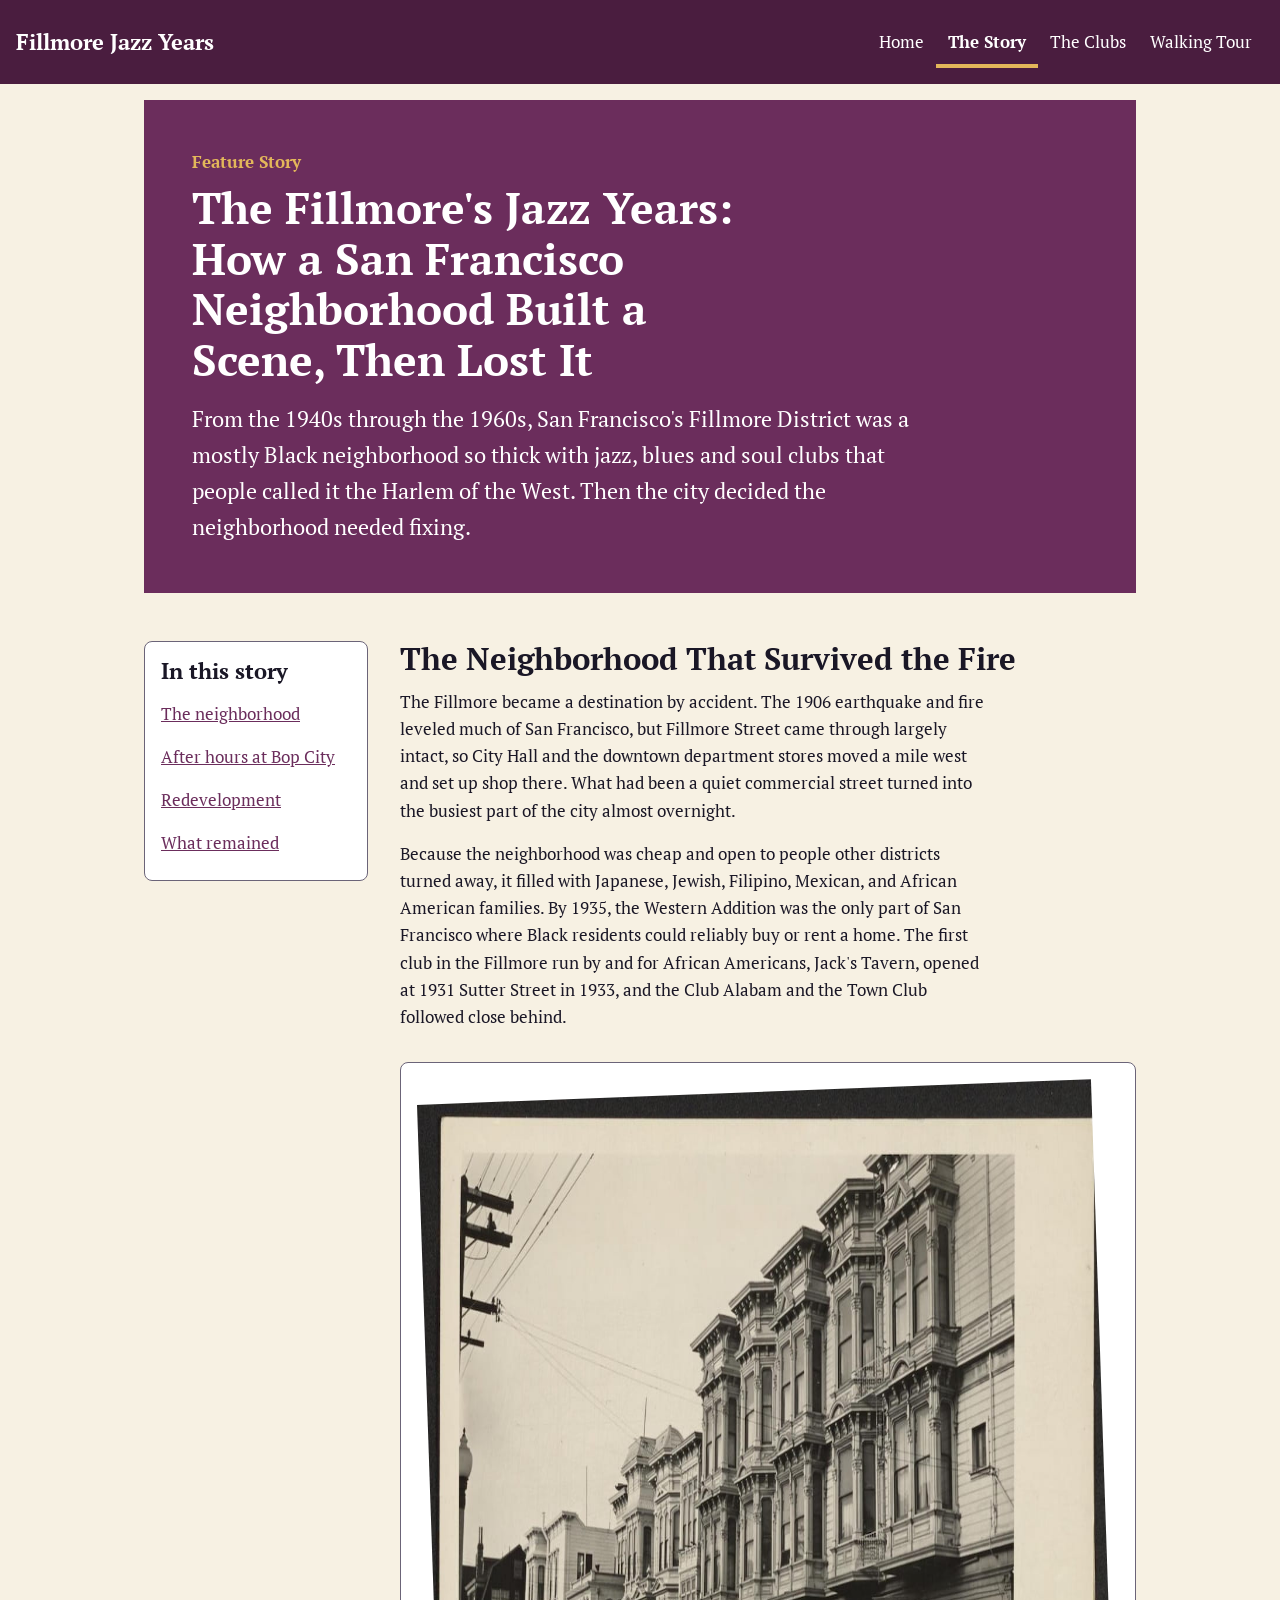
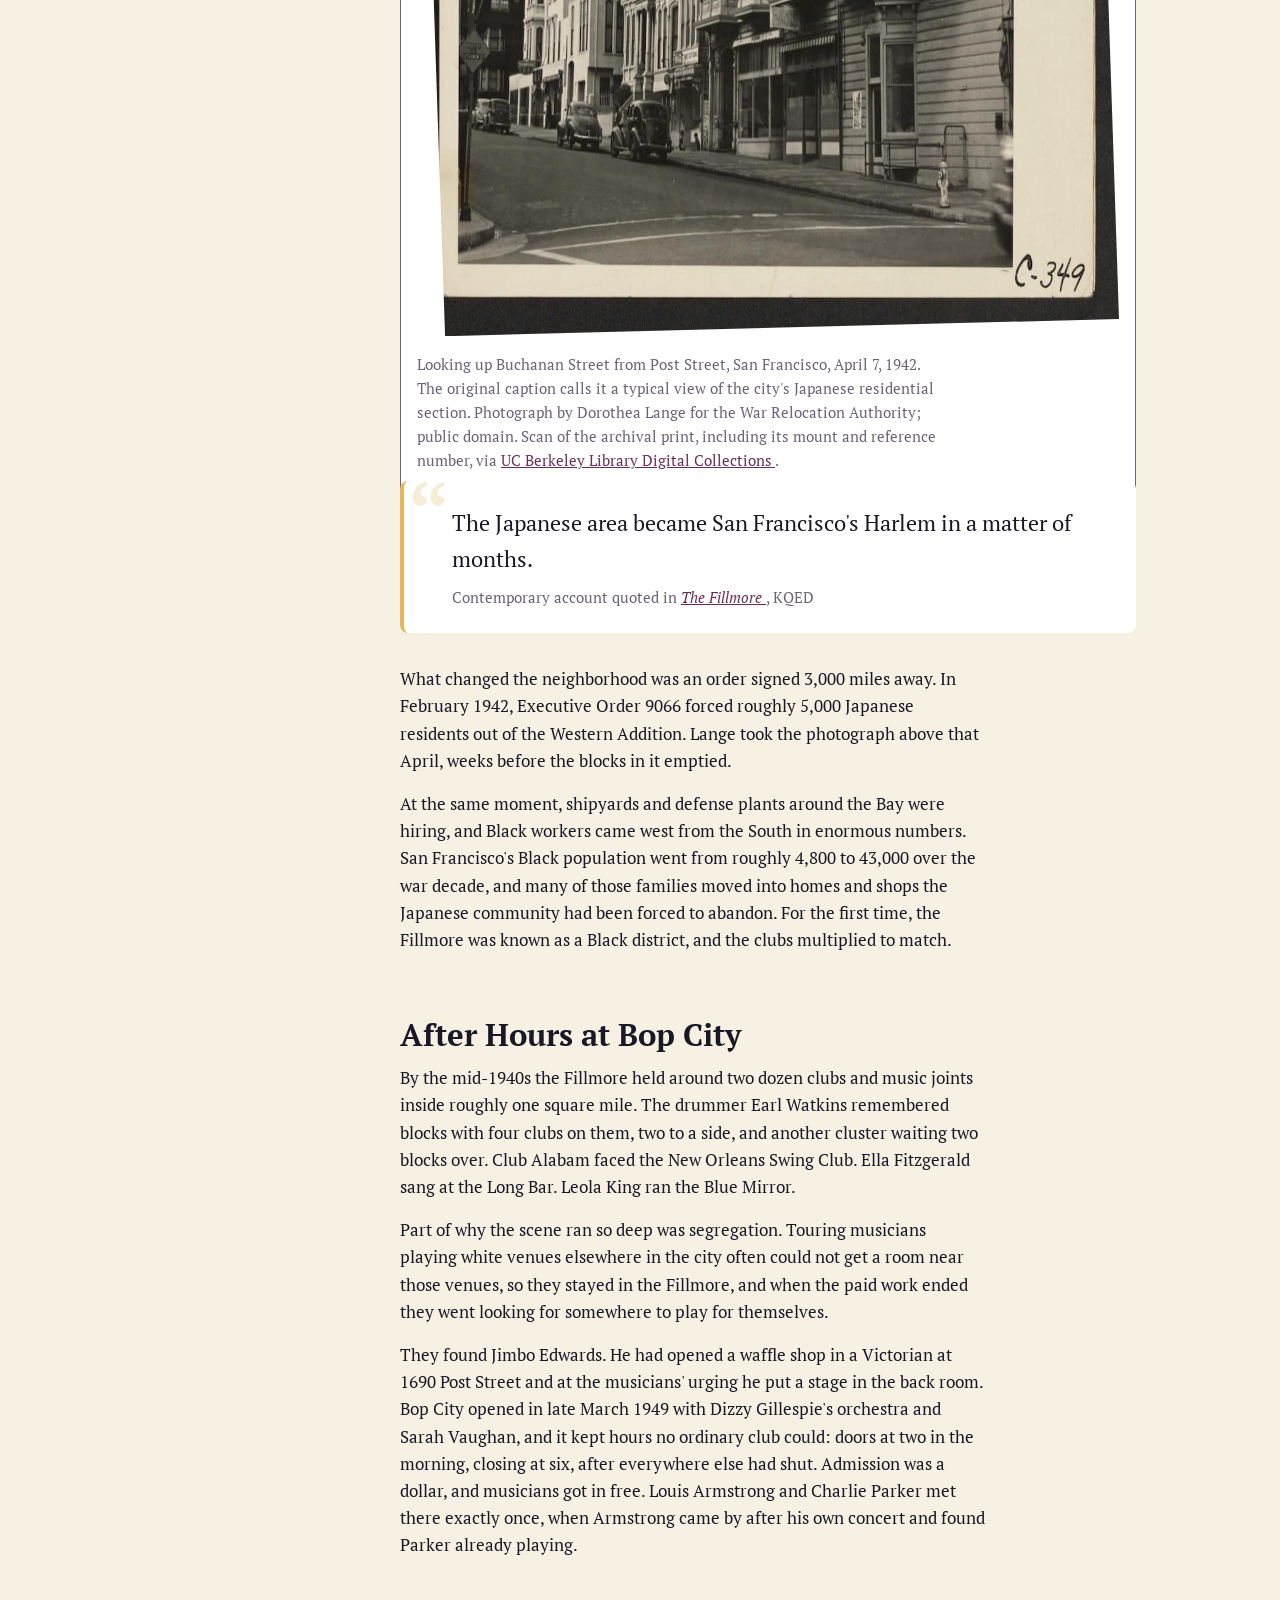
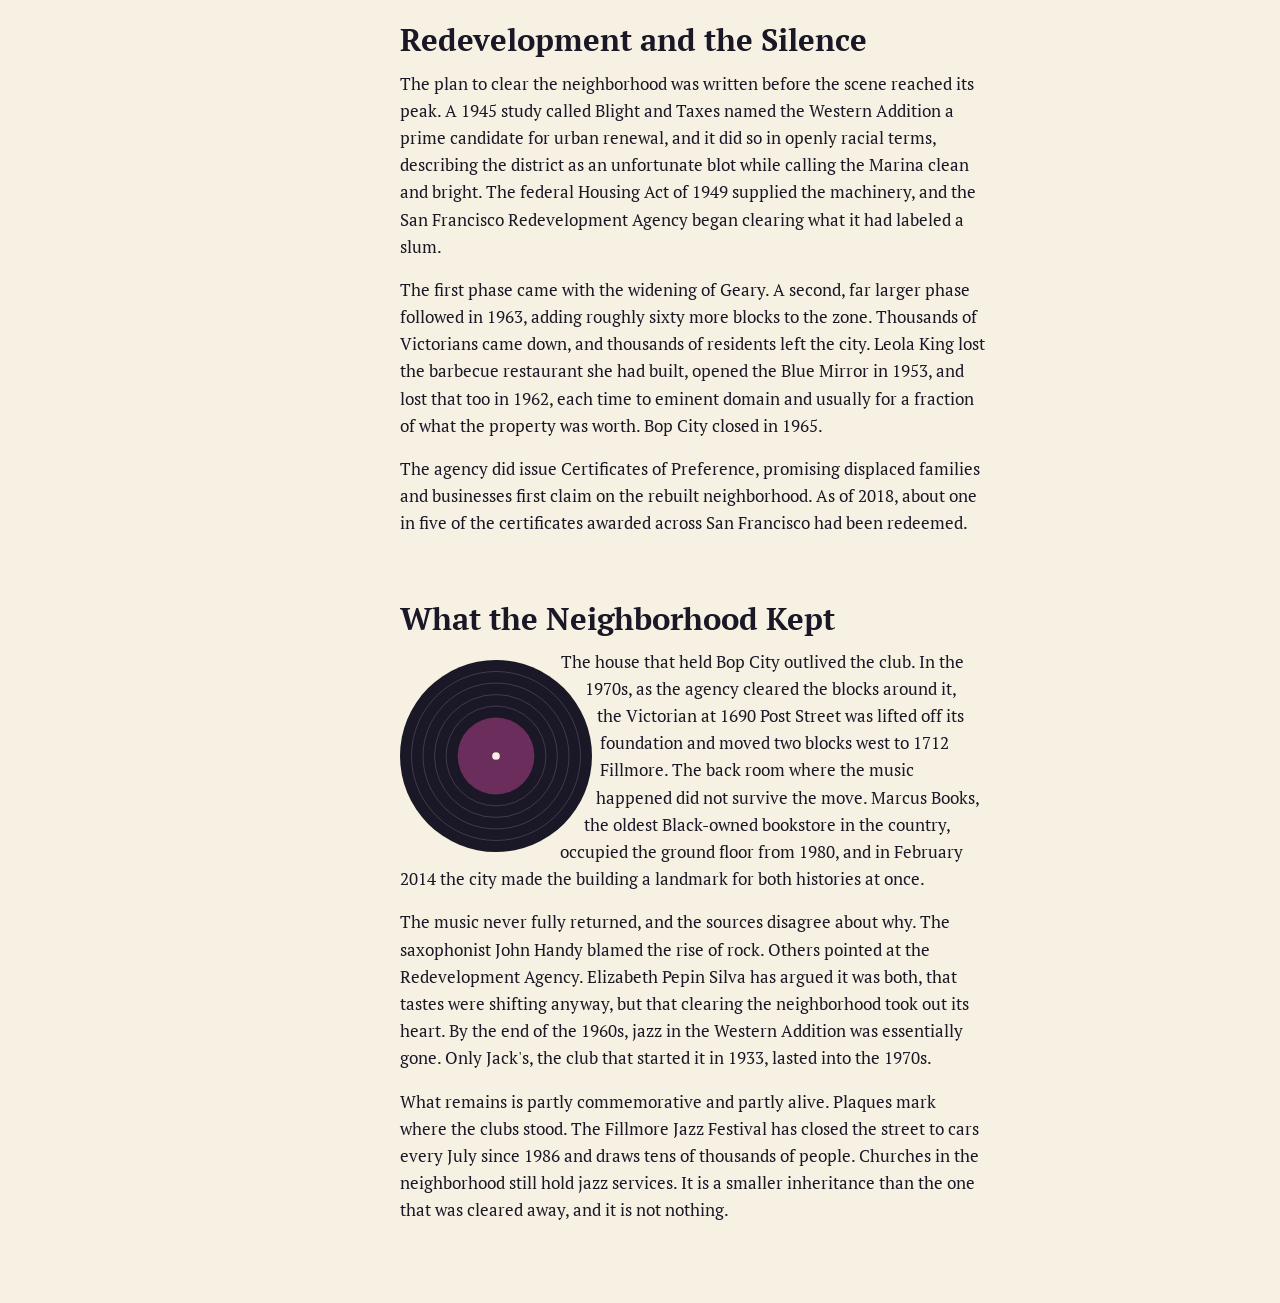
<file: story.html>
<!doctype html>
<html lang="en">
    <head>
        <meta charset="utf-8">
        <meta name="viewport" content="width=device-width,initial-scale=1">
        <title>The Story | Fillmore Jazz Years</title>
        <meta name="description"
            content="How the Fillmore built a jazz scene, then lost it.">
        <link rel="stylesheet" href="styles.css">
        <script src="navigation.js" defer></script>
    </head>
    <body>
        <a class="skip-link" href="#main">
            Skip to main content
        </a>
        <header class="site-header">
            <a class="brand" href="index.html">Fillmore Jazz Years</a>
            <nav aria-label="Primary navigation">
                <button
                    class="menu-button"
                    type="button"
                    aria-controls="primary-nav"
                    aria-expanded="false"
                    hidden>
                Menu
            </button>
            <ul class="nav-list" id="primary-nav">
                <li><a href="index.html">Home</a></li>
                <li><a href="story.html" aria-current="page">The Story</a></li>
                <li><a href="clubs.html">The Clubs</a></li>
                <li><a href="tour.html">Walking Tour</a></li>
            </ul>
        </nav>
        </header>

        <main id="main">
            <header class="feature-header">
                <p class="eyebrow">Feature Story</p>
                <h1>The Fillmore's Jazz Years: How a San Francisco 
                    Neighborhood Built a Scene, Then Lost It
                </h1>
                <p class="lede">
                    From the 1940s through the 1960s, San Francisco's Fillmore District
                    was a mostly Black neighborhood so thick with jazz, blues and soul clubs 
                    that people called it the Harlem of the West. Then the city decided
                    the neighborhood needed fixing.
                </p>
            </header>
            <div class="story-layout">
            <aside class="story-guide">
                <h2>In this story</h2>
                <a href="#section-one">The neighborhood</a>
                <a href="#section-two">After hours at Bop City</a>
                <a href="#section-three">Redevelopment</a>
                <a href="#section-four">What remained</a>
            </aside>

            <article>
                
                <section id="section-one">
                    <h2>The Neighborhood 
                        That Survived the Fire</h2>

                    <p>
                        The Fillmore became a destination by accident. The 1906 earthquake and fire leveled much of San Francisco, but Fillmore
                        Street came through largely intact, so City Hall and the downtown department stores moved a mile west and set up shop there.
                        What had been a quiet commercial street turned into the busiest part of the city almost overnight.
                    </p>

                    <p>
                        Because the neighborhood was cheap and open to people other districts turned away, it filled with Japanese, Jewish, Filipino,
                        Mexican, and African American families. By 1935, the Western Addition was the only part of San Francisco where Black residents
                        could reliably buy or rent a home. The first club in the Fillmore run by and for African Americans, Jack's Tavern, opened at 
                        1931 Sutter Street in 1933, and the Club Alabam and the Town Club followed close behind.
                    </p>

                    <figure class="feature-figure">
                        <img src="images/buchanan-street-1942.jpg" 
                        alt="A 1942 street view of Buchanan Street: a row of three-storey bay-window Victorians 
                        with shops on the ground floor, parked cars at the curb, and utility wires overhead." 
                        width="1200" height="857">

                        <figcaption>
                            Looking up Buchanan Street from Post Street, San Francisco, April 7, 1942. The original caption 
                            calls it a typical view of the city's Japanese residential section. Photograph by Dorothea Lange 
                            for the War Relocation Authority; public domain. Scan of the archival print, including its mount and 
                            reference number, via <a href="https://digicoll.lib.berkeley.edu/record/110904">
                                UC Berkeley Library Digital Collections
                            </a>.
                        </figcaption>
                    </figure>
                    
                    <blockquote class="pull-quote">
                        <p>
                            The Japanese area became San Francisco's Harlem in a matter of months.
                        </p>
                        <footer>
                            Contemporary account quoted in
                            <cite> 
                                <a href="https://www.pbs.org/kqed/fillmore/learning/music/swing.html">
                                    The Fillmore
                             </a>
                            </cite>
                            , KQED
                        </footer>
                    </blockquote>
                    <p>
                        What changed the neighborhood was an order signed 3,000 miles away. In February 1942, Executive Order 9066 forced roughly 5,000
                        Japanese residents out of the Western Addition. Lange took the photograph above that April, weeks before the blocks in it emptied.
                    </p>
                    
                    <p>
                        At the same moment, shipyards and defense plants around the Bay were hiring, and Black workers came west from the South in enormous numbers. 
                        San Francisco's Black population went from roughly 4,800 to 43,000 over the war decade, and many of those families moved into homes and shops the 
                        Japanese community had been forced to abandon. For the first time, the Fillmore was known as a Black district, and the clubs multiplied to match.
                    </p>

                </section>
                
                <section id="section-two">
                    <h2>
                        After Hours at Bop City
                    </h2>

                    <p>
                        By the mid-1940s the Fillmore held around two dozen clubs and music joints inside roughly one square mile. The drummer Earl Watkins remembered blocks
                        with four clubs on them, two to a side, and another cluster waiting two blocks over. Club Alabam faced the New Orleans Swing Club. Ella Fitzgerald
                        sang at the Long Bar. Leola King ran the Blue Mirror.
                    </p>

                    <p>
                        Part of why the scene ran so deep was segregation. Touring musicians playing white venues elsewhere in the city often could not get a room near those 
                        venues, so they stayed in the Fillmore, and when the paid work ended they went looking for somewhere to play for themselves.
                    </p>

                    <p>
                        They found Jimbo Edwards. He had opened a waffle shop in a Victorian at 1690 Post Street and at the musicians' urging he put a stage in the back room. 
                        Bop City opened in late March 1949 with Dizzy Gillespie's orchestra and Sarah Vaughan, and it kept hours no ordinary club could: doors at two in the morning, 
                        closing at six, after everywhere else had shut. Admission was a dollar, and musicians got in free. Louis Armstrong and Charlie Parker met there exactly
                        once, when Armstrong came by after his own concert and found Parker already playing. 
                    </p>
                </section>

                <section id="section-three">
                    <h2>
                        Redevelopment
                        and the Silence
                    </h2>

                <p>
                    The plan to clear the neighborhood was written before the scene reached its peak. A 1945 study called Blight and Taxes named the Western Addition a prime candidate
                    for urban renewal, and it did so in openly racial terms, describing the district as an unfortunate blot while calling the Marina clean and bright. The federal Housing
                    Act of 1949 supplied the machinery, and the San Francisco Redevelopment Agency began clearing what it had labeled a slum.
                </p>                    

                <p>
                    The first phase came with the widening of Geary. A second, far larger phase followed in 1963, adding roughly sixty more blocks to the zone. Thousands of Victorians 
                    came down, and thousands of residents left the city. Leola King lost the barbecue restaurant she had built, opened the Blue Mirror in 1953, and lost that too in 1962, 
                    each time to eminent domain and usually for a fraction of what the property was worth. Bop City closed in 1965.
                </p>

                <p>
                    The agency did issue Certificates of Preference, promising displaced families and businesses first claim on the rebuilt neighborhood. As of 2018, about one in five 
                    of the certificates awarded across San Francisco had been redeemed.
                </p>
                </section>

                <section id="section-four">
                    <h2>
                        What the Neighborhood Kept
                    </h2>

                    <svg
                        class="shape-record"
                        viewBox="0 0 200 200"
                        width="200"
                        height="200"
                        role="presentation"
                        aria-hidden="true"
                        focusable="false">
                        <circle class="record-disc"
                            cx="100" cy="100" r="100"/>
                        <circle class="record-groove"
                            cx="100" cy="100" r="88"/>
                        <circle class="record-groove"
                            cx="100" cy="100" r="76"/>
                        <circle class="record-groove"
                            cx="100" cy="100" r="64"/>
                        <circle class="record-groove"
                            cx="100" cy="100" r="52"/>
                        <circle class="record-label"
                            cx="100" cy="100" r="40"/>
                        <circle class="record-hole"
                            cx="100" cy="100" r="4"/>
                    </svg>


                    <p>
                        The house that held Bop City outlived the club. In the 1970s, as the agency cleared the blocks around it, the Victorian at 1690 Post Street was lifted off its
                        foundation and moved two blocks west to 1712 Fillmore. The back room where the music happened did not survive the move. Marcus Books, the oldest Black-owned bookstore 
                        in the country, occupied the ground floor from 1980, and in February 2014 the city made the building a landmark for both histories at once.
                    </p>

                    <p>
                        The music never fully returned, and the sources disagree about why. The saxophonist John Handy blamed the rise of rock. Others pointed at the Redevelopment Agency. 
                        Elizabeth Pepin Silva has argued it was both, that tastes were shifting anyway, but that clearing the neighborhood took out its heart. By the end of the 1960s, jazz in 
                        the Western Addition was essentially gone. Only Jack's, the club that started it in 1933, lasted into the 1970s.
                    </p>

                    <p>
                        What remains is partly commemorative and partly alive. Plaques mark where the clubs stood. The Fillmore Jazz Festival has closed the street to cars every July since 1986 
                        and draws tens of thousands of people. Churches in the neighborhood still hold jazz services. It is a smaller inheritance than the one that was cleared away, and it is not nothing.
                    </p>

                </section>
            </article>
            </div>
        </main>
    </body>
    </html>
</file>
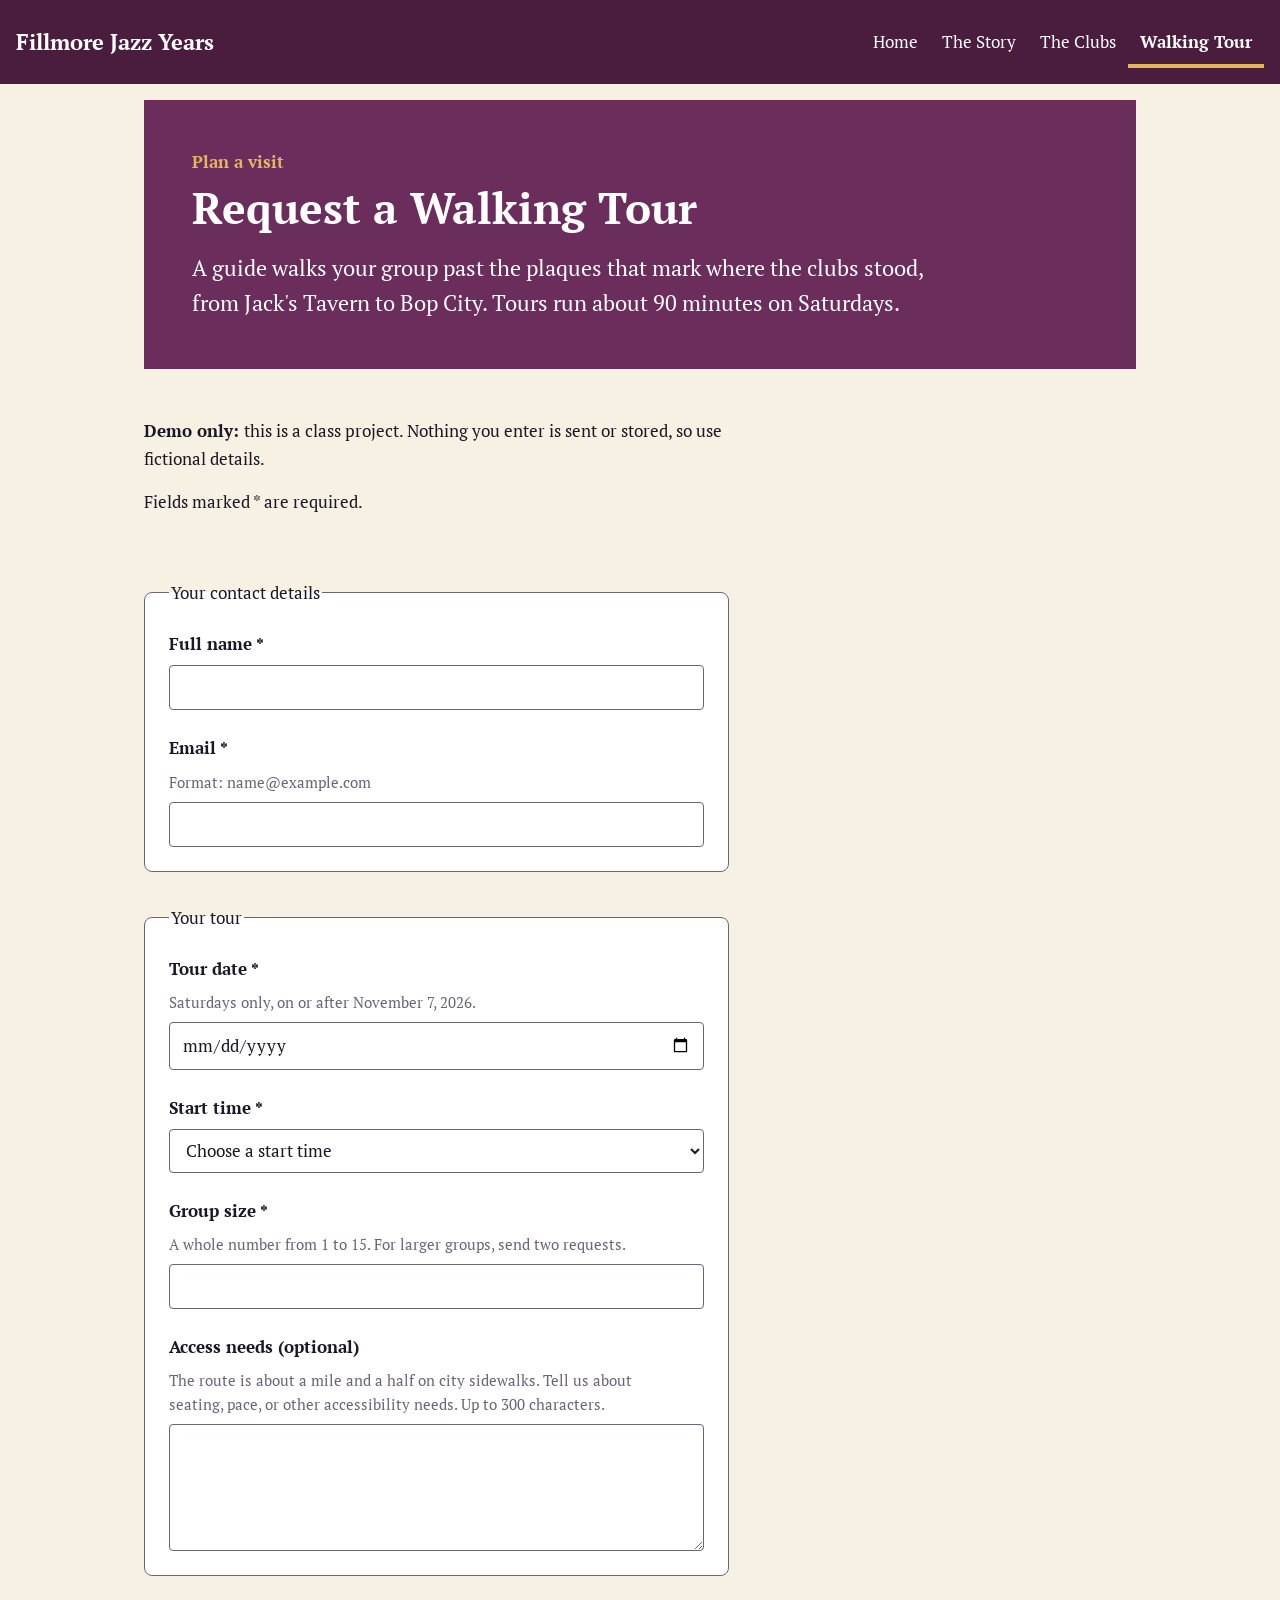
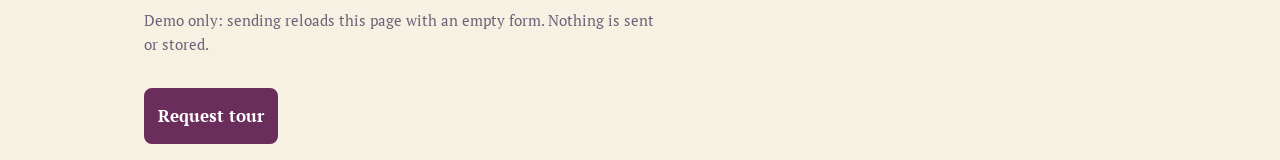
<file: tour.html>
<!doctype html>
<html lang="en">
    <head>
        <meta charset="utf-8">
        <meta name="viewport" content="width=device-width,initial-scale=1">
        <title>Walking Tour | Fillmore Jazz Years</title>
        <meta name="description"
            content="Request a guided walk past the old Fillmore club sites.">
        <link rel="stylesheet" href="styles.css">
        <script src="navigation.js" defer></script>
    </head>
    <body>
        <a class="skip-link" href="#main">
            Skip to main content
        </a>
        <header class="site-header">
            <a class="brand" href="index.html">Fillmore Jazz Years</a>
            <nav aria-label="Primary navigation">
                <button
                    class="menu-button"
                    type="button"
                    aria-controls="primary-nav"
                    aria-expanded="false"
                    hidden
                >
                    Menu
                </button>
                <ul class="nav-list" id="primary-nav">
                    <li><a href="index.html">Home</a></li>
                    <li><a href="story.html">The Story</a></li>
                    <li><a href="clubs.html">The Clubs</a></li>
                    <li><a href="tour.html" aria-current="page">Walking Tour</a></li>
                </ul>
            </nav>
        </header>

        <main id="main">
            <header class="feature-header">
                <p class="eyebrow">Plan a visit</p>
                <h1>Request a Walking Tour</h1>
                <p class="lede">
                    A guide walks your group past the plaques that mark where the clubs stood,
                    from Jack's Tavern to Bop City. Tours run about 90 minutes on Saturdays.
                </p>
            </header>

            <div class="form-intro">
                <p>
                    <strong>Demo only: </strong> this is a class project.
                    Nothing you enter is sent or stored, so use fictional details.
                </p>

                <p>
                    Fields marked
                    <span aria-hidden="true">*</span>
                    are required.
                </p>
            </div>

            <form class="tour-form" method="get" action="tour.html">
                <fieldset>
                    <legend>Your contact details</legend>

                    <div class="field">
                        <label for="name">
                            Full name
                            <span aria-hidden="true">*</span>
                            <span class="visually-hidden">(required)</span>
                        </label>
                        <input id="name" name="name" type="text"
                            autocomplete="name" required>
                    </div>

                    <div class="field">
                        <label for="email">
                            Email
                            <span aria-hidden="true">*</span>
                            <span class="visually-hidden">(required)</span>
                        </label>
                        <p class="help" id="email-help">
                            Format: name@example.com
                        </p>
                        <input id="email" name="email" type="email"
                            autocomplete="email" required
                            aria-describedby="email-help">
                    </div>
                </fieldset>

                <fieldset>
                    <legend>Your tour</legend>

                    <div class="field">
                        <label for="tour-date">
                            Tour date
                            <span aria-hidden="true">*</span>
                            <span class="visually-hidden">(required)</span>
                        </label>
                        <p class="help" id="tour-date-help">
                            Saturdays only, on or after
                            November 7, 2026.
                        </p>
                        <input id="tour-date" name="tour-date"
                        type="date" min="2026-11-07" step="7"
                        required aria-describedby="tour-date-help">
                    </div>

                    <div class="field">
                        <label for="start-time">
                            Start time
                            <span aria-hidden="true">*</span>
                            <span class="visually-hidden">(required)</span>
                        </label>
                        <select id="start-time" name="start-time"
                        required>
                        <option value="">Choose a start time</option>
                        <option value="10am">10:00 a.m.</option>
                        <option value="1pm">1:00 p.m.</option>
                        </select>
                    </div>

                    <div class="field">
                        <label for="group-size">
                            Group size
                            <span aria-hidden="true">*</span>
                            <span class="visually-hidden">(required)</span>
                        </label>
                        <p class="help" id="group-size-help">
                            A whole number from 1 to 15. For larger
                            groups, send two requests.
                        </p>
                        <input id="group-size" name="group-size"
                            type="number" min="1" max="15" step="1"
                            required
                            aria-describedby="group-size-help">
                    </div>

                    <div class="field">
                        <label for="access-needs">
                            Access needs (optional)
                        </label>
                        <p class="help" id="access-needs-help">
                            The route is about a mile and a half
                            on city sidewalks. Tell us about seating, 
                            pace, or other accessibility needs. Up to 
                            300 characters.
                        </p>
                        <textarea id="access-needs"
                        name="access-needs" rows="4"
                        maxlength="300"
                        aria-describedby="access-needs-help"></textarea>
                    </div>
                </fieldset>

                <p class="help" id="submit-help">
                    Demo only: sending reloads this page with an empty form. Nothing
                    is sent or stored.
                </p>
                <button type="submit" aria-describedby="submit-help">Request tour</button>
            </form>
        </main>
    </body>
</html>
</file>
<file: styles.css>
/* === FONTS === */
@import url("https://fonts.googleapis.com/css2?family=PT+Serif:ital,wght@0,400;0,700;1,400;1,700&display=swap");

/* === RESET === */
*, *::before, *::after { box-sizing: border-box; }
* { margin: 0; }
img, picture, svg, video, canvas {
    display: block;
    max-width: 100%;
}
input, button, textarea, select { font: inherit; }
body { overflow-wrap: break-word; }

/* === TOKENS === */
:root {
    --plum-600: #6b2d5c;
    --plum-700: #4a1d3f;
    --blue-700: #1f4e8c;
    --brass-500: #e3b75a;
    --cream-50: #f7f1e3;
    --white: #ffffff;
    --ink-900: #1a1726;
    --ink-400: #6b6478;
    --red-700: #a4262c;
    --red-50: #fff1f0;

    --color-bg: var(--cream-50);
    --color-surface: var(--white);
    --color-text: var(--ink-900);
    --color-muted: var(--ink-400);
    --color-border: var(--ink-400);
    --color-action: var(--plum-600);
    --color-action-strong: var(--plum-700);
    --color-on-action: var(--white);
    --color-focus: var(--blue-700);
    --color-accent: var(--brass-500);
    --color-error: var(--red-700);
    --color-error-bg: var(--red-50);

    --space-2xs: 0.5rem;
    --space-xs: 0.75rem;
    --space-sm: 1rem;
    --space-md: 1.5rem;
    --space-lg: 2rem;
    --space-xl: 3rem;

    --measure: 65ch;
    --container: 64rem;

    --radius-sm: 0.25rem;
    --radius-md: 0.5rem;
    --target: 2.75rem;

    --elevation-1: 0 1px 2px rgba(26, 23, 38, 0.08);
    --elevation-2: 0 4px 12px rgba(26, 23, 38, 0.12);

    --font-body: "PT Serif", Georgia,
        "Times New Roman", serif;
    --font-display: "PT Serif", Georgia,
        "Times New Roman", serif;

    --text-base: 17px;
    --leading: 1.6;
    --leading-tight: 1.15;
    --weight-regular: 400;
    --weight-bold: 700;

    --step--1: clamp(0.85rem, 0.82rem + 0.15vw, 0.94rem);
    --step-0: var(--text-base);
    --step-1: clamp(1.20rem, 1.13rem + 0.35vw, 1.40rem);
    --step-2: clamp(1.50rem, 1.35rem + 0.70vw, 1.95rem);
    --step-3: clamp(1.90rem, 1.55rem + 1.70vw, 2.75rem);

    --layer-base: 0;
    --layer-raised: 10;
    --layer-sticky: 20;
    --layer-overlay: 30;
}

/* === TYPOGRAPHY === */

body {
    font-family: var(--font-body);
    font-size: var(--step-0);
    line-height:var(--leading);
    color: var(--color-text);
    background: var(--color-bg);
}

p, ul, ol, blockquote {
    max-width: var(--measure);
}

h1, h2, h3 {
    font-family: var(--font-display);
    line-height: var(--leading-tight);
    font-weight: var(--weight-bold);
}

h1 {
    font-size: var(--step-3);
    margin-bottom: var(--space-sm);
}

h2 {
    font-size: var(--step-2);
    margin-bottom: var(--space-xs);
}

h3 {
    font-size: var(--step-1);
    margin-bottom: var(--space-2xs);
}

.lede {font-size: var(--step-1); }

p {
    margin-bottom: var(--space-sm);
}

figcaption {
    font-size: var(--step--1);
    color: var(--color-muted);
    max-width: var(--measure);
}

blockquote footer {
    font-size: var(--step--1);
    color: var(--color-muted);
}

a { color: var(--color-action); }
a:hover { color: var(--color-action-strong); }


/* === LAYOUT ===*/
main {
    max-width: var(--container);
    margin-inline: auto;
    padding: var(--space-sm);
    display: grid;
    gap: var(--space-xl);
}

.story-layout { 
    display: grid;
    gap: var(--space-lg);
}

article { min-width: 0; }

article section {
    display: flow-root;
    margin-block-end: var(--space-xl);
    scroll-margin-block-start: var(--space-lg);
}

@media (min-width: 52rem) {
    .story-layout {
        grid-template-columns: 14rem 1fr;
    }
}

/* === HEADER === */
.feature-header {
    position: relative;
    padding: clamp(var(--space-lg), 7vw, var(--space-xl));
    background: var(--color-action);
    color: var(--color-on-action);
}

.eyebrow {
    color: var(--color-accent);
    font-weight: var(--weight-bold);
    margin-bottom: var(--space-2xs);
}

.feature-header h1 {
    max-width: 22ch;
}

.lede {
    max-width: var(--measure);
    margin-bottom: 0;
}

.issue-badge {
    display: inline-block;
    margin-block-start: var(--space-sm);
    padding: var(--space-2xs) var(--space-xs);
    border-radius: var(--radius-sm);
    background: var(--color-accent);
    color: var(--ink-900);
    font-size: var(--step--1);
    font-weight: var(--weight-bold);
}

@media (min-width: 52rem) {
    .feature-header {
        padding-inline-end: 12rem;
    }
    .issue-badge {
        position: absolute;
        inset-block-start: var(--space-lg);
        inset-inline-end: var(--space-lg);
        margin-block-start: 0;
    }
}


/* === SKIP LINK AND FOCUS ===*/
.skip-link {
    position: absolute;
    inset-block-start: var(--space-2xs);
    inset-inline-start: var(--space-2xs);
    z-index: var(--layer-overlay);
    padding: var(--space-2xs) var(--space-sm);
    border-radius: var(--radius-sm);
    background: var(--color-surface);
    color: var(--color-action);
    font-weight: var(--weight-bold);
    transform: translateY(-200%)
}

.skip-link:focus-visible {
    transform: translateY(0);
}

:focus-visible {
    outline: 0.2rem solid var(--color-focus);
    outline-offset: 0.2rem;
}

.feature-header  :focus-visible {
    outline-color: var(--color-surface);
}

/* === STORY GUIDE === */
.story-guide {
    align-self: start;
    padding: var(--space-sm);
    border: 1px solid var(--color-border);
    border-radius: var(--radius-md);
    background: var(--color-surface);
}

.story-guide h2 {
    font-size: var(--step-1);
    margin-bottom: var(--space-2xs);
}

.story-guide a {
    display: block;
    padding-block: var(--space-2xs);
}

@media (min-width: 52rem) and (min-height: 32rem) {
    .story-guide {
        position: sticky;
        inset-block-start: var(--space-sm);
        z-index: var(--layer-sticky);
    }
}

/* === FIGURE === */
.feature-figure {
    margin-block: var(--space-lg);
    padding: var(--space-sm);
    padding-block-end: var(--space-xl);
    border: 1px solid var(--color-border);
    border-radius: var(--radius-md);
    background: var(--color-surface);
}

.feature-figure img {
    margin-block-end: var(--space-sm);
    border-radius: var(--radius-sm);
}

@supports (clip-path: polygon(0 0)) {
    .feature-figure img {
        clip-path: polygon(
            0 3%, 
            96% 0, 
            100% 98%,
            4% 100%
        );
        border-radius: 0;
    }
}

/* === PULL QUOTE === */
.pull-quote {
    position: relative;
    margin-block: var(--space-lg);
    padding: var(--space-md);
    padding-inline-start: var(--space-xl);
    border-radius: var(--radius-md);
    background: var(--color-surface);
    border-inline-start: 0.25rem solid var(--color-accent);
    font-size: var(--step-1);
}

.pull-quote p {
    position: relative;
    z-index: var(--layer-raised);
    margin-bottom: var(--space-2xs);
}

.pull-quote footer {
    position: relative;
    isolation: isolate;
    z-index: var(--layer-raised);
}

.pull-quote::before {
    content: "\201C";
    content: "\201C" / "";
    position: absolute;
    inset-block-start: -0.3rem;
    inset-inline-start: 0.1rem;
    z-index: -1;
    font-size: 6rem;
    line-height: 1;
    color: var(--color-accent);
    opacity: 0.25;
    pointer-events: none;
}

@media (min-width: 52rem) {
    .pull-quote {
        margin-block-start: calc(var(--space-xl) * -1.5);
        z-index: var(--layer-raised);
    }
}


/* === SHAPE RECORD === */
.shape-record {
    width: min(45%, 12rem);
    height: auto;
    margin-block: var(--space-xs);
    margin-inline-end: var(--space-md);
}

/* SVG colors now live here instead of in the html file, 
they can now use tokens */
.record-disc {
    fill: var(--ink-900);
}

.record-groove {
    fill: none;
    stroke: var(--ink-400);
    stroke-width: 0.5;
}

.record-label {
    fill: var(--color-action);
}

.record-hole {
    fill: var(--color-bg);
}


@supports (shape-outside: circle(50%)) {
    @media (min-width: 30rem) {
        .shape-record {
            float: inline-start;
            shape-outside: circle(50%) border-box;
            shape-margin: var(--space-2xs);
            margin-inline-start: 0;
        }
    }
}


/*=== SITE HEADER AND NAV === */
/*Refactoring from Module 5 onto the Fillmore tokens */

.site-header {
    display: flex;
    flex-wrap: wrap;
    align-items: center;
    gap: var(--space-xs);
    padding: var(--space-sm);
    background: var(--color-action-strong);
    color: var(--color-on-action);
}

.site-header nav {
    flex-basis: 100%;
}

.brand {
    display: inline-block;
    padding-block: var(--space-2xs);
    color: var(--color-on-action);
    font-size: var(--step-1);
    font-weight: var(--weight-bold);
    text-decoration: none;
}

.menu-button {
    display: inline-flex;
    align-items: center;
    min-height: var(--target);
    min-width: var(--target);
    padding: var(--space-2xs) var(--space-sm);
    border: 2px solid var(--color-on-action);
    border-radius: var(--radius-sm);
    background: transparent;
    color: var(--color-on-action);
    font-weight: var(--weight-bold);
    cursor: pointer;
}


.menu-button[hidden] {
    display: none;
}

.nav-list {
    display: flex;
    flex-direction: column;
    margin-block-start: var(--space-xs);
    padding: 0;
    list-style: none;
}


.nav-list a {
    display: block;
    padding: var(--space-xs);
    color: var(--color-on-action);
    text-decoration: none;
}


.site-header :focus-visible {
    outline-color: var(--color-accent);
}


.brand:hover {
    color: var(--color-on-action);
    text-decoration: underline;
    text-underline-offset: 0.2rem;
}

.nav-list a:hover,
.menu-button:hover {
    background: var(--color-on-action);
    color: var(--color-action);
    text-decoration: underline;
    text-underline-offset: 0.2rem;
}

.nav-list a:active,
.menu-button:active {
    background: var(--color-accent);
    color: var(--ink-900);
}


.nav-list a[aria-current="page"] {
    font-weight: var(--weight-bold);
    box-shadow: inset 0.25rem 0 0
    var(--color-accent);
}


[data-enhanced="true"]
    .nav-list[data-open="false"] {
        display: none;
}

/* 56em came from the Module 5 labels. Retested and added new min-width to 40em */
@media (min-width: 40em) {
    .site-header {
        flex-wrap: nowrap;
        justify-content: space-between;
    }

    .site-header nav {
        flex-basis: auto;
    }

    .menu-button {
        display: none;
    }

    .nav-list,
    [data-enhanced="true"]
        .nav-list[data-open="false"] {
            display: flex;
            flex-direction: row;
            flex-wrap: wrap;
            justify-content: flex-end;
            margin-block-start: 0;
    }

    .nav-list a[aria-current="page"] {
        box-shadow: inset 0 -0.25rem 0
        var(--color-accent);
    }

}

/* === HOME TASKS === */
.task-grid {
    display: grid;
    grid-template-columns: repeat(
        auto-fit,
        minmax(min(100%, 16rem), 1fr));
    gap: var(--space-md);
}

.card-outline {
    padding: var(--space-md);
    border: 1px solid var(--color-border);
    border-radius: var(--radius-md);
    background: var(--color-surface);
}


.card-outline h2 {
    font-size: var(--step-1);
}


/* === ACTION LINK === */
/* Adapted from Module 6 */
.action {
    display: inline-flex;
    align-items: center;
    gap: var(--space-2xs);
    min-height: var(--target);
    padding: var(--space-2xs) var(--space-sm);
    border-radius: var(--radius-sm);
    background-color: var(--color-action);
    background-image: linear-gradient(
        135deg,
        var(--color-action),
        var(--color-action-strong)
    );
    box-shadow: 0 0.25rem 0 var(--ink-900);
    color: var(--color-bg);
    font-weight: var(--weight-bold);
    text-decoration: none;
    transition: 
        transform 160ms ease-out,
        box-shadow 160ms ease-out,
        filter 160ms ease-out;
}


.action::after {
    content: "";
    width: 0.5em;
    height: 0.5em;
    flex-shrink: 0;
    border-block-start: 0.14em solid currentColor;
    border-inline-end: 0.14em solid currentColor;
    transform: rotate(45deg);
    transition: transform 160ms ease-out;
}


.action:hover,
.action:focus-visible {
    color: var(--color-on-action);
    text-decoration: underline;
    text-underline-offset: 0.2rem;
    transform: translateY(-0.125rem);
    box-shadow: 0 0.375rem 0 var(--ink-900);
    filter: brightness(1.12);
}

.action:hover::after,
.action:focus-visible::after {
    transform: translateX(0.2em) rotate(45deg);
}

.action:active {
    transform: translateY(0.125rem);
    box-shadow: 0 0.125rem 0 var(--ink-900);
    filter: brightness(0.95);
}



/* === DATA TABLE === */
/* Pattern from Module 2 table */
.table-region {
    overflow-x: auto;
    overscroll-behavior-inline: contain;
}

.data-table {
    width: 100%;
    min-width: 40rem;
    border-collapse: collapse;
    background: var(--color-surface);
}


.data-table caption {
    padding-block-end: var(--space-2xs);
    text-align: start;
    font-weight: var(--weight-bold);
}

.data-table th,
.data-table td {
    padding: var(--space-2xs) var(--space-xs);
    border: 1px solid var(--color-border);
    text-align: start;
    vertical-align: top;
}


.data-table thead th {
    background: var(--color-action-strong);
    color: var(--color-on-action);
}


.data-table tbody th {
    background: var(--color-bg);
}

.data-table tfoot td {
    font-size: var(--step--1);
    color: var(--color-muted);
}


/* === FORM === */
/* Refactored from Module 5 */
.tour-form {
    display: grid;
    gap: var(--space-lg);
    max-width: var(--measure);
}

.tour-form fieldset {
    display: grid;
    gap: var(--space-md);
    padding: var(--space-md);
    border: 1px solid var(--color-border);
    border-radius: var(--radius-md);
    background: var(--color-surface);
}


.field {
    display: grid;
    gap: var(--space-2xs);
}

.field label {
    font-weight: var(--weight-bold);
}


.help {
    margin: 0;
    font-size: var(--step--1);
    color: var(--color-muted);
}

.tour-form input,
.tour-form select, 
.tour-form textarea {
    width: 100%;
    min-height: var(--target);
    padding: var(--space-2xs) var(--space-xs);
    border: 1px solid var(--color-border);
    border-radius: var(--radius-sm);
    background: var(--color-surface);
    color: var(--color-text);
}


.tour-form textarea {
    min-height: 6rem;
    resize: vertical;
}


.tour-form input:user-invalid,
.tour-form select:user-invalid,
.tour-form textarea:user-invalid {
    border: 2px solid var(--color-error);
    background: var(--color-error-bg);
}


.tour-form button {
    justify-self: start;
    min-height: var(--target);
    padding: var(--space-xs);
    border: 2px solid var(--color-action);
    border-radius: var(--radius-md);
    background: var(--color-action);
    color: var(--color-on-action);
    font-weight: var(--weight-bold);
    cursor: pointer;
}

.tour-form button:hover {
    background: var(--color-action-strong);
    text-decoration: underline;
    text-underline-offset: 0.2rem;
}

.tour-form button:active {
    background: var(--color-accent);
    color: var(--ink-900);
}

/* Module 3 utility hidden on screen, still read by screen readers */
.visually-hidden {
    position: absolute;
    width: 1px;
    height: 1px;
    padding: 0;
    margin: -1px;
    overflow: hidden;
    clip: rect(0, 0, 0, 0);
    white-space: nowrap;
    border: 0;
}


/* === PREFERENCES === */
@media (prefers-reduced-motion: reduce) {
    html {
        scroll-behavior: auto;
    }

    .action,
    .action::after {
        transition:
            box-shadow 160ms ease-out,
            filter 160ms ease-out;
    }

    .action:hover,
    .action:focus-visible,
    .action:active {
        transform: none;
    }

    .action:hover::after,
    .action:focus-visible::after {
        transform: rotate(45deg);
    }
}

@media print {
    .skip-link, .story-guide {
        display: none;
    }
    .feature-header {
        color: var(--ink-900);
        background: var(--white);
    }
    .pull-quote {
        margin-block-start: var(--space-lg);
    }
}
</file>
<file: evidence.css>
:root { 
    color-scheme: light; 
    font-family: Arial, Helvetica, sans-serif; 
    line-height: 1.5; color: #191919; 
}
body { 
    max-width: 72rem; 
    margin: 0 auto; 
    padding: 1.5rem; 
}
header { 
    border-top: .35rem solid #8c1d40; 
    border-bottom: .2rem solid #ffc627; 
}
h1, h2 { 
    color: #8c1d40; 
}
section { 
    margin-block: 2rem; 
    break-inside: avoid; 
}
table { 
    width: 100%; 
    border-collapse: collapse; 
}
th, td { 
    border: 1px solid #747474; 
    padding: .5rem; 
    text-align: left; 
    vertical-align: top; 
}
th { 
    background: #f1f1f1; 
}
dt { 
    font-weight: 700; 
}
dd { 
    margin-block-end: .75rem; 
}
@media print { 
    body { 
        max-width: none; 
        padding: 0; 
    } 
    a { 
        color: #191919; 
    } 
}
</file>
